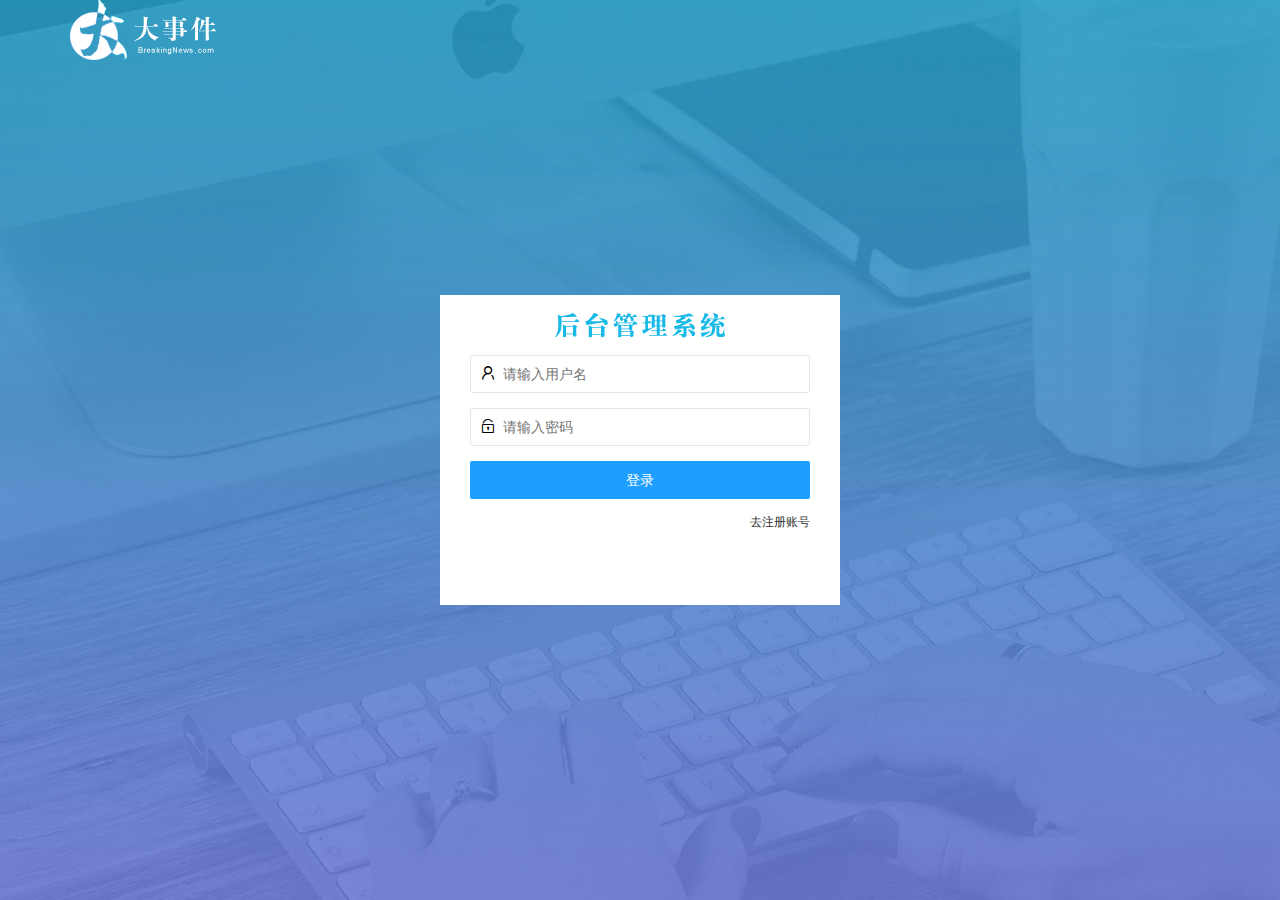
<file: login.html>
<!DOCTYPE html>
<html lang="en">
<head>
    <meta charset="UTF-8">
    <meta http-equiv="X-UA-Compatible" content="IE=edge">
    <meta name="viewport" content="width=device-width, initial-scale=1.0">
    <title>大事件-登录/注册t</title>
    <!-- 导入layui的样式 -->
    <link rel="stylesheet" href="./assets/lib/layui/css/layui.css">
    <!-- 导入自己的样式 -->
    <link rel="stylesheet" href="./assets/css/login.css">
</head>
<body>
    <!-- 头部logo区域 -->
    <div class="layui-main">
        <img src="/assets/images/logo.png" alt=""/>
    </div>

    <!-- 登录注册区域 -->
    <div class="loginAndRegBox">
        <div class="title-box"></div>
        <!-- 登录的div -->
        <div class="login-box">
            <!-- 登录的表单 -->
            <form class="layui-form" id="form_login">
                <!-- 用户名 -->
                <div class="layui-form-item">
                    <i class="layui-icon layui-icon-username"></i> 
                    <input type="text" name="username" lay-verify="required" autocomplete="off" placeholder="请输入用户名" class="layui-input">
                </div>
                <!-- 密码 -->
                <div class="layui-form-item"> 
                    <i class="layui-icon layui-icon-password"></i>  
                    <input type="password" name="password" lay-verify="required|pwd" autocomplete="off" placeholder="请输入密码" class="layui-input">
                </div>
                <!-- 登录按钮 -->
                <div class="layui-form-item">
                    <!-- 注意：表单提交按钮和普通按钮的区别就是lay-submit属性 -->
                    <button type="submit" class="layui-btn layui-btn-fluid layui-btn-normal" lay-submit="">登录</button>
                </div>
                <!-- 去注册 -->
                <div class="layui-form-item links">
                    <a href="javascript:;" id="link_reg">去注册账号</a>
                </div>
            </form>
        </div>

        <!-- 注册的div -->
        <div class="reg-box">
            <!-- 注册的表单 -->
            <form class="layui-form" id="form_reg">
                <!-- 用户名 -->
                <div class="layui-form-item">
                    <i class="layui-icon layui-icon-username"></i> 
                    <input type="text" name="username" lay-verify="required" autocomplete="off" placeholder="请输入用户名" class="layui-input">
                </div>
                <!-- 密码 -->
                <div class="layui-form-item"> 
                    <i class="layui-icon layui-icon-password"></i>  
                    <input type="password" name="password" lay-verify="required|pwd" autocomplete="off" placeholder="请输入密码" class="layui-input">
                </div>
                <!-- 确认密码 -->
                <div class="layui-form-item"> 
                    <i class="layui-icon layui-icon-password"></i>  
                    <input type="password" name="repassword" lay-verify="required|pwd|repwd" autocomplete="off" placeholder="再次确认密码" class="layui-input">
                </div>
                <!-- 注册按钮 -->
                <div class="layui-form-item">
                    <!-- 注意：表单提交按钮和普通按钮的区别就是lay-submit属性 -->
                    <button type="submit" class="layui-btn layui-btn-fluid layui-btn-normal" lay-submit="">注册</button>
                </div>
                <!-- 去登录 -->
                <div class="layui-form-item links">
                    <a href="javascript:;" id="link_login">去登录</a>
                </div>
            </form>
        </div>
    </div>
    <!-- 导入layui的js文件 -->
    <script src="/assets/lib/layui/layui.all.js"></script>
    <!-- 导入JQuery -->
    <script src="/assets/lib/jquery.js"></script>
    <!-- 导入自己封装的baseAPI.js -->
    <script src="/assets/js/baseAPI.js"></script>
    <!-- 导入自己的js脚本 -->
    <script src="/assets/js/login.js"></script>
</body>
</html>
</file>
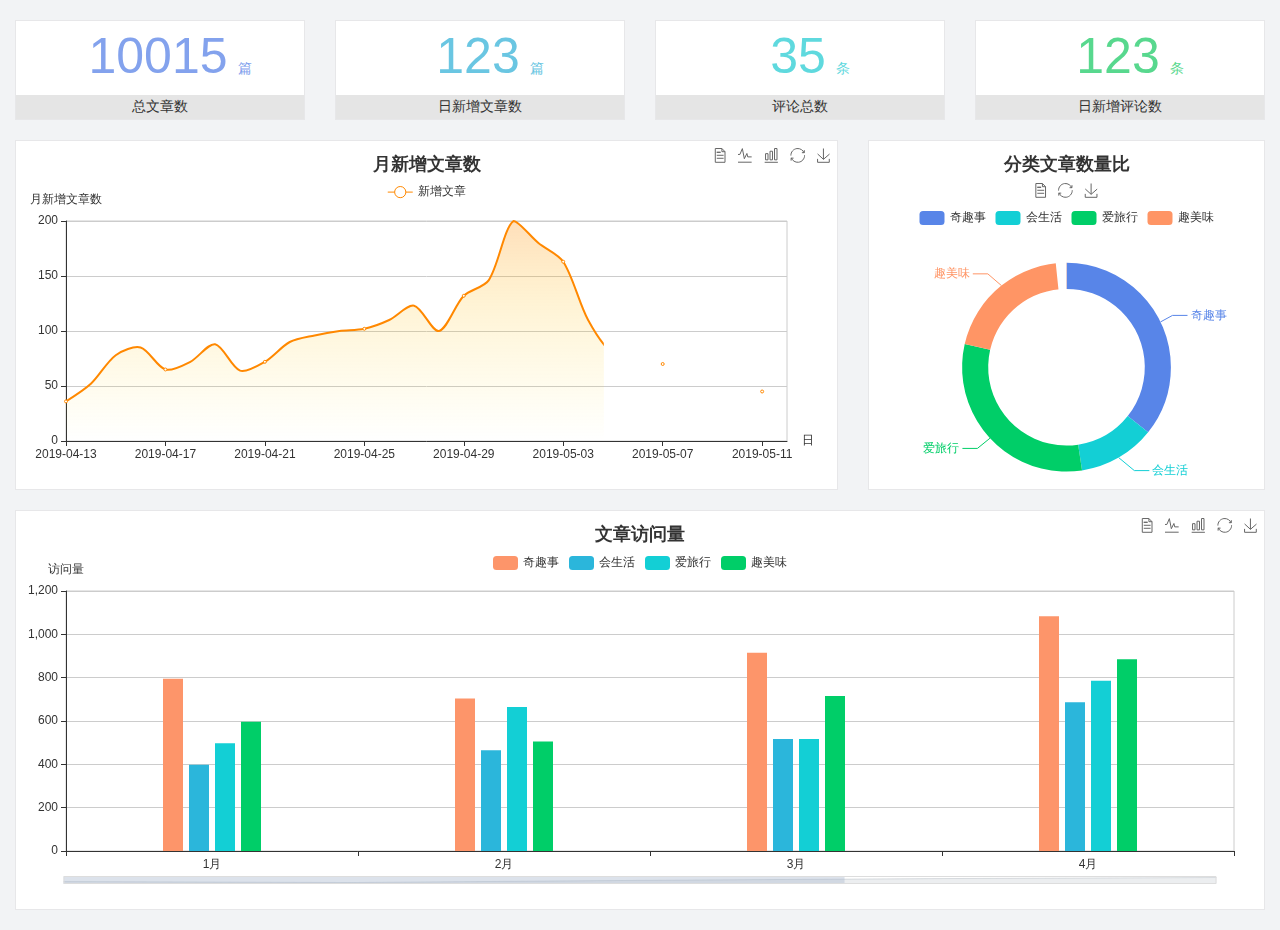
<file: home/dashboard.html>
<!DOCTYPE html>
<html lang="en">

<head>
  <meta charset="UTF-8">
  <meta name="viewport" content="width=device-width, initial-scale=1.0">
  <meta http-equiv="X-UA-Compatible" content="ie=edge">
  <title>图表统计</title>
  <link rel="stylesheet" href="../../assets/lib/bootstrap.css" />
  <link rel="stylesheet" href="../../assets/lib/main.css" />
  <script src="../../assets/lib/jquery.js"></script>
  <script type="text/javascript" src="../../assets/lib/echarts.min.js"></script>
</head>

<body>
  <div class="container-fluid">
    <div class="row spannel_list">
      <div class="col-sm-3 col-xs-6">
        <div class="spannel">
          <em>10015</em><span>篇</span>
          <b>总文章数</b>
        </div>
      </div>
      <div class="col-sm-3 col-xs-6">
        <div class="spannel scolor01">
          <em>123</em><span>篇</span>
          <b>日新增文章数</b>
        </div>
      </div>
      <div class="col-sm-3 col-xs-6">
        <div class="spannel scolor02">
          <em>35</em><span>条</span>
          <b>评论总数</b>
        </div>
      </div>
      <div class="col-sm-3 col-xs-6">
        <div class="spannel scolor03">
          <em>123</em><span>条</span>
          <b>日新增评论数</b>
        </div>
      </div>
    </div>
  </div>

  <div class="container-fluid">
    <div class="row curve-pie">
      <div class="col-lg-8 col-md-8">
        <div class="gragh_pannel" id="curve_show"></div>
      </div>
      <div class="col-lg-4 col-md-4">
        <div class="gragh_pannel" id="pie_show"></div>
      </div>
    </div>
  </div>

  <div class="container-fluid">
    <div class="column_pannel" id="column_show"></div>
  </div>

  <script>
    var oChart = echarts.init(document.getElementById('curve_show'));
    var aList_all = [
      { 'count': 36, 'date': '2019-04-13' },
      { 'count': 52, 'date': '2019-04-14' },
      { 'count': 78, 'date': '2019-04-15' },
      { 'count': 85, 'date': '2019-04-16' },
      { 'count': 65, 'date': '2019-04-17' },
      { 'count': 72, 'date': '2019-04-18' },
      { 'count': 88, 'date': '2019-04-19' },
      { 'count': 64, 'date': '2019-04-20' },
      { 'count': 72, 'date': '2019-04-21' },
      { 'count': 90, 'date': '2019-04-22' },
      { 'count': 96, 'date': '2019-04-23' },
      { 'count': 100, 'date': '2019-04-24' },
      { 'count': 102, 'date': '2019-04-25' },
      { 'count': 110, 'date': '2019-04-26' },
      { 'count': 123, 'date': '2019-04-27' },
      { 'count': 100, 'date': '2019-04-28' },
      { 'count': 132, 'date': '2019-04-29' },
      { 'count': 146, 'date': '2019-04-30' },
      { 'count': 200, 'date': '2019-05-01' },
      { 'count': 180, 'date': '2019-05-02' },
      { 'count': 163, 'date': '2019-05-03' },
      { 'count': 110, 'date': '2019-05-04' },
      { 'count': 80, 'date': '2019-05-05' },
      { 'count': 82, 'date': '2019-05-06' },
      { 'count': 70, 'date': '2019-05-07' },
      { 'count': 65, 'date': '2019-05-08' },
      { 'count': 54, 'date': '2019-05-09' },
      { 'count': 40, 'date': '2019-05-10' },
      { 'count': 45, 'date': '2019-05-11' },
      { 'count': 38, 'date': '2019-05-12' },
    ];

    let aCount = [];
    let aDate = [];

    for (var i = 0; i < aList_all.length; i++) {
      aCount.push(aList_all[i].count);
      aDate.push(aList_all[i].date);
    }

    var chartopt = {
      title: {
        text: '月新增文章数',
        left: 'center',
        top: '10'
      },
      tooltip: {
        trigger: 'axis'
      },
      legend: {
        data: ['新增文章'],
        top: '40'
      },
      toolbox: {
        show: true,
        feature: {
          mark: { show: true },
          dataView: { show: true, readOnly: false },
          magicType: { show: true, type: ['line', 'bar'] },
          restore: { show: true },
          saveAsImage: { show: true }
        }
      },
      calculable: true,
      xAxis: [
        {
          name: '日',
          type: 'category',
          boundaryGap: false,
          data: aDate
        }
      ],
      yAxis: [
        {
          name: '月新增文章数',
          type: 'value'
        }
      ],
      series: [
        {
          name: '新增文章',
          type: 'line',
          smooth: true,
          itemStyle: { normal: { areaStyle: { type: 'default' }, color: '#f80' }, lineStyle: { color: '#f80' } },
          data: aCount
        }],
      areaStyle: {
        normal: {
          color: new echarts.graphic.LinearGradient(0, 0, 0, 1, [{
            offset: 0,
            color: 'rgba(255,136,0,0.39)'
          }, {
            offset: .34,
            color: 'rgba(255,180,0,0.25)'
          }, {
            offset: 1,
            color: 'rgba(255,222,0,0.00)'
          }])

        }
      },
      grid: {
        show: true,
        x: 50,
        x2: 50,
        y: 80,
        height: 220
      }
    };

    oChart.setOption(chartopt);


    var oPie = echarts.init(document.getElementById('pie_show'));
    var oPieopt =
    {
      title: {
        top: 10,
        text: '分类文章数量比',
        x: 'center'
      },
      tooltip: {
        trigger: 'item',
        formatter: "{a} <br/>{b} : {c} ({d}%)"
      },
      color: ['#5885e8', '#13cfd5', '#00ce68', '#ff9565'],
      legend: {
        x: 'center',
        top: 65,
        data: ['奇趣事', '会生活', '爱旅行', '趣美味']
      },
      toolbox: {
        show: true,
        x: 'center',
        top: 35,
        feature: {
          mark: { show: true },
          dataView: { show: true, readOnly: false },
          magicType: {
            show: true,
            type: ['pie', 'funnel'],
            option: {
              funnel: {
                x: '25%',
                width: '50%',
                funnelAlign: 'left',
                max: 1548
              }
            }
          },
          restore: { show: true },
          saveAsImage: { show: true }
        }
      },
      calculable: true,
      series: [
        {
          name: '访问来源',
          type: 'pie',
          radius: ['45%', '60%'],
          center: ['50%', '65%'],
          data: [
            { value: 300, name: '奇趣事' },
            { value: 100, name: '会生活' },
            { value: 260, name: '爱旅行' },
            { value: 180, name: '趣美味' }
          ]
        }
      ]
    };
    oPie.setOption(oPieopt);



    var oColumn = this.echarts.init(document.getElementById('column_show'));
    var oColumnopt =
    {
      title: {
        text: '文章访问量',
        left: 'center',
        top: '10'
      },
      tooltip: {
        trigger: 'axis'
      },
      legend: {
        data: ['奇趣事', '会生活', '爱旅行', '趣美味'],
        top: '40'
      },
      toolbox: {
        show: true,
        feature: {
          mark: { show: true },
          dataView: { show: true, readOnly: false },
          magicType: { show: true, type: ['line', 'bar'] },
          restore: { show: true },
          saveAsImage: { show: true }
        }
      },
      calculable: true,
      xAxis: [
        {
          type: 'category',
          data: ['1月', '2月', '3月', '4月', '5月']
        }
      ],
      yAxis: [
        {
          name: '访问量',
          type: 'value'
        }
      ],
      series: [
        {
          name: '奇趣事',
          type: 'bar',
          barWidth: 20,
          itemStyle: {
            normal: { areaStyle: { type: 'default' }, color: '#fd956a' }
          },
          data: [800, 708, 920, 1090, 1200]
        },
        {
          name: '会生活',
          type: 'bar',
          barWidth: 20,
          itemStyle: {
            normal: { areaStyle: { type: 'default' }, color: '#2bb6db' }
          },
          data: [400, 468, 520, 690, 800]
        },
        {
          name: '爱旅行',
          type: 'bar',
          barWidth: 20,
          itemStyle: {
            normal: { areaStyle: { type: 'default' }, color: '#13cfd5' }
          },
          data: [500, 668, 520, 790, 900]
        },
        {
          name: '趣美味',
          type: 'bar',
          barWidth: 20,
          itemStyle: {
            normal: { areaStyle: { type: 'default' }, color: '#00ce68' }
          },
          data: [600, 508, 720, 890, 1000]
        }
      ],
      grid: {
        show: true,
        x: 50,
        x2: 30,
        y: 80,
        height: 260
      },
      dataZoom: [//给x轴设置滚动条
        {
          start: 0,//默认为0
          end: 100 - 1000 / 31,//默认为100
          type: 'slider',
          show: true,
          xAxisIndex: [0],
          handleSize: 0,//滑动条的 左右2个滑动条的大小
          height: 8,//组件高度
          left: 45, //左边的距离
          right: 50,//右边的距离
          bottom: 26,//右边的距离
          handleColor: '#ddd',//h滑动图标的颜色
          handleStyle: {
            borderColor: "#cacaca",
            borderWidth: "1",
            shadowBlur: 2,
            background: "#ddd",
            shadowColor: "#ddd",
          }
        }]
    };
    oColumn.setOption(oColumnopt);
  </script>
</body>

</html>
</file>
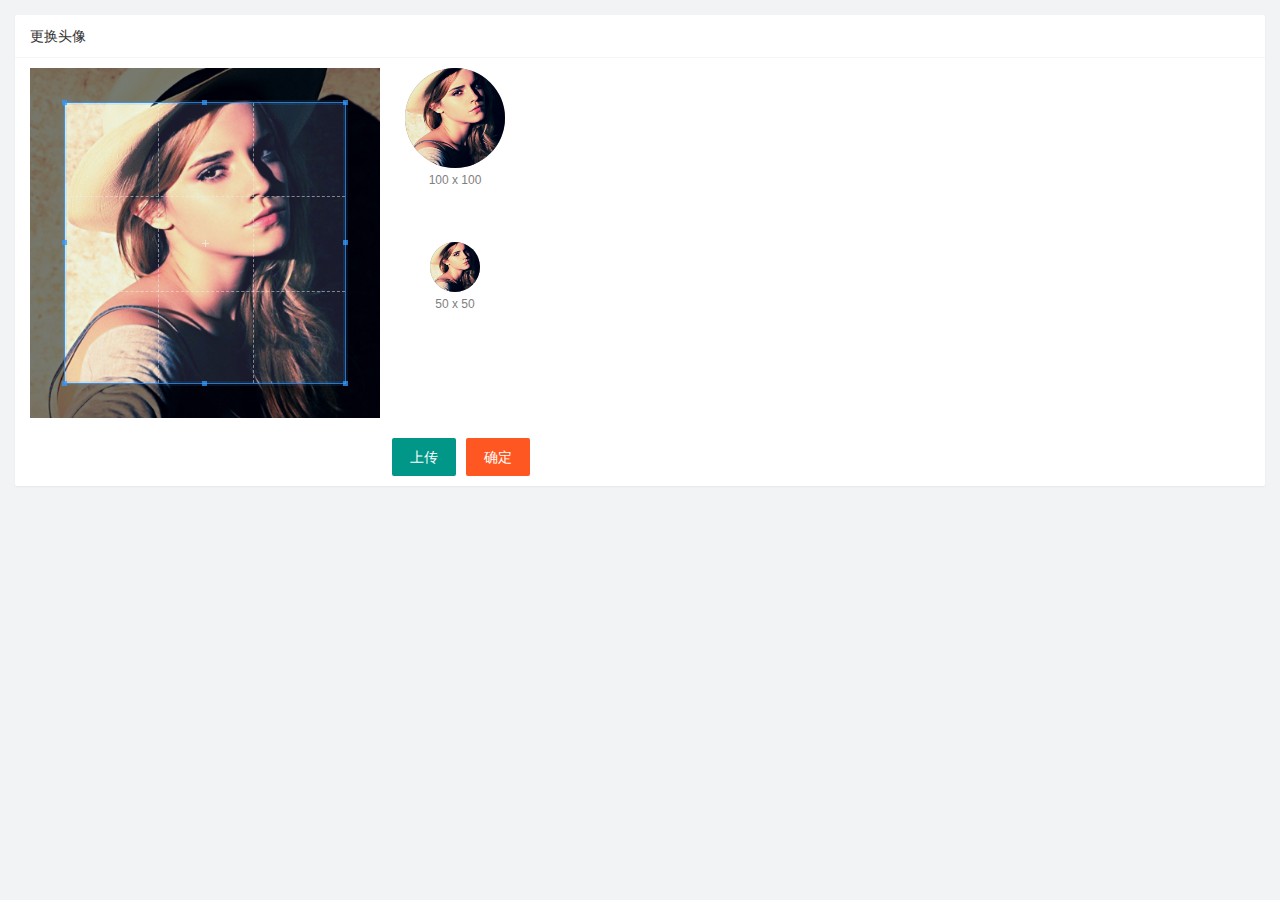
<file: user/user_avatar.html>
<!DOCTYPE html>
<html lang="en">
<head>
    <meta charset="UTF-8">
    <meta http-equiv="X-UA-Compatible" content="IE=edge">
    <meta name="viewport" content="width=device-width, initial-scale=1.0">
    <title>Document</title>
    <link rel="stylesheet" href="/assets/lib/layui/css/layui.css">
    <link rel="stylesheet" href="/assets/lib/cropper/cropper.css">
    <link rel="stylesheet" href="/assets/css/user/user_avatar.css">

</head>
<body>
    <div class="layui-card">
        <div class="layui-card-header">更换头像</div>
        <div class="layui-card-body">
            <!-- 第一行的图片裁剪和预览区域 -->
            <div class="row1">
                <!-- 图片裁剪区域 -->
                <div class="cropper-box">
                <!-- 这个 img 标签很重要，将来会把它初始化为裁剪区域 -->
                <img id="image" src="/assets/images/sample.jpg" />
                </div>
                <!-- 图片的预览区域 -->
                <div class="preview-box">
                <div>
                    <!-- 宽高为 100px 的预览区域 -->
                    <div class="img-preview w100"></div>
                    <p class="size">100 x 100</p>
                </div>
                <div>
                    <!-- 宽高为 50px 的预览区域 -->
                    <div class="img-preview w50"></div>
                    <p class="size">50 x 50</p>
                </div>
                </div>
            </div>
            
            <!-- 第二行的按钮区域 -->
            <div class="row2">
                <!-- 通过accept属性，可以控制用户选择什么类型的图片 -->
                <input type="file" id="file" accept="image/png,image/jpeg"/>
                <button type="button" class="layui-btn" id="btnChooseImage">上传</button>
                <button type="button" class="layui-btn layui-btn-danger" id="btnUpload">确定</button>
            </div>
        </div>
    </div>
    <script src="/assets/lib/layui/layui.all.js"></script>
    <script src="/assets/lib/jquery.js"></script>
    <script src="/assets/lib/cropper/Cropper.js"></script>
    <script src="/assets/lib/cropper/jquery-cropper.js"></script>
    <script src="/assets/js/baseAPI.js"></script>
    <script src="/assets/js/user/user_avatar.js"></script>
</body>
</html>
</file>
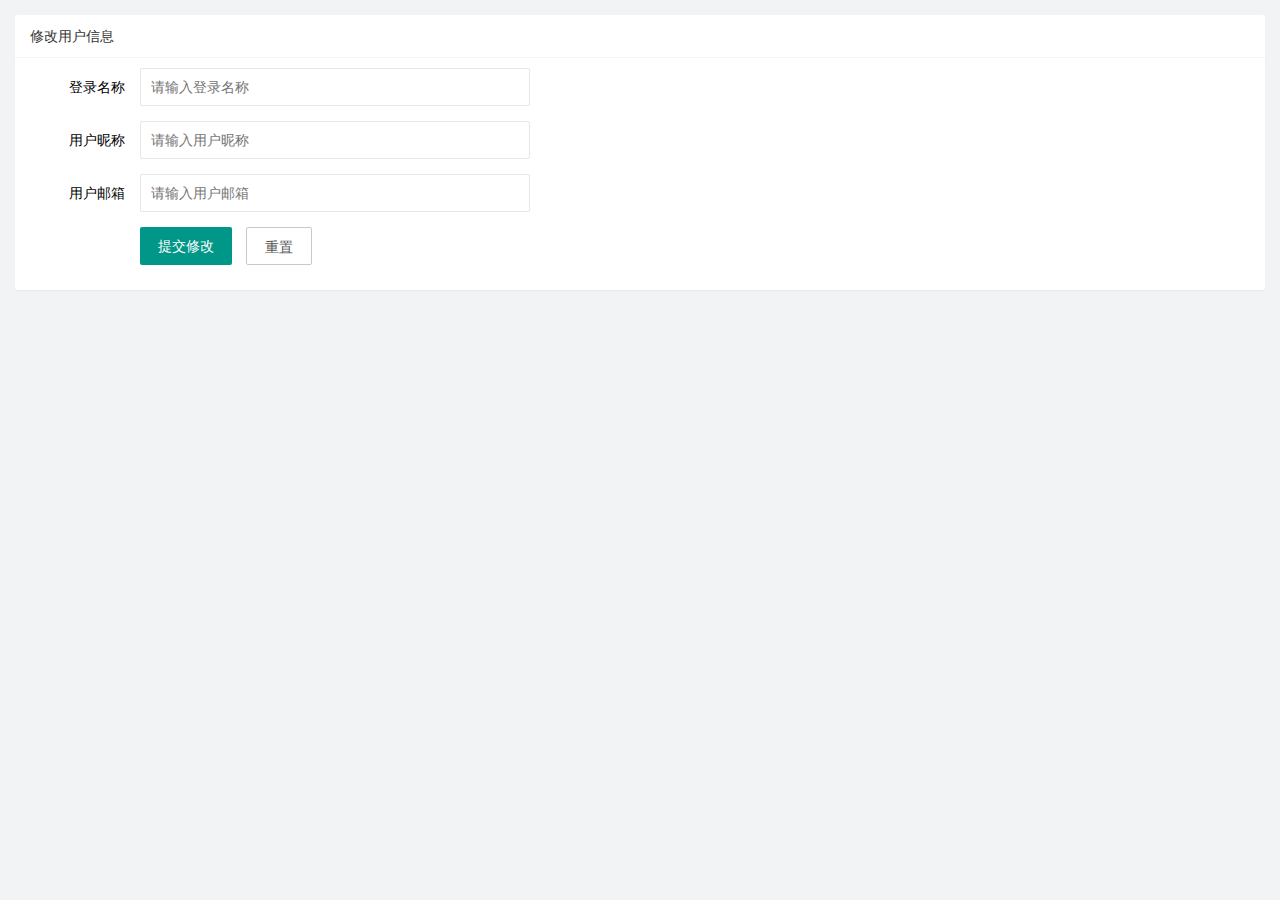
<file: user/user_info.html>
<!DOCTYPE html>
<html lang="en">
<head>
    <meta charset="UTF-8">
    <meta http-equiv="X-UA-Compatible" content="IE=edge">
    <meta name="viewport" content="width=device-width, initial-scale=1.0">
    <title>Document</title>
    <!-- 导入layui的样式 -->
    <link rel="stylesheet" href="/assets/lib/layui/css/layui.css">
    <!-- 导入自己的样式 -->
    <link rel="stylesheet" href="/assets/css/user/user_info.css">
</head>
<body>
    <!-- 卡片面板 -->
    <div class="layui-card">
        <div class="layui-card-header">修改用户信息</div>
        <div class="layui-card-body">
          <!-- form 表单 -->
        <form class="layui-form" lay-filter="formUserInfo">
          <!-- 隐藏域 -->
          <input type="hidden" name="id" />
          <div class="layui-form-item">
            <label class="layui-form-label">登录名称</label>
            <div class="layui-input-block">
              <input type="text" name="username" required  lay-verify="required" placeholder="请输入登录名称" autocomplete="off" class="layui-input" readonly>
            </div>
          </div>
          <div class="layui-form-item">
            <label class="layui-form-label">用户昵称</label>
            <div class="layui-input-block">
              <input type="text" name="nickname" required  lay-verify="required|nickname" placeholder="请输入用户昵称" autocomplete="off" class="layui-input">
            </div>
          </div>
          <div class="layui-form-item">
            <label class="layui-form-label">用户邮箱</label>
            <div class="layui-input-block">
              <input type="text" name="email" required  lay-verify="required|email" placeholder="请输入用户邮箱" autocomplete="off" class="layui-input">
            </div>
          </div>
          <div class="layui-form-item">
            <div class="layui-input-block">
              <button class="layui-btn" lay-submit lay-filter="formDemo">提交修改</button>
              <button type="reset" class="layui-btn layui-btn-primary" id="btnReset">重置</button>
            </div>
          </div>
          </form>
        </div>
      </div>
    <!-- 导入layui的js文件 -->
    <script src="/assets/lib/layui/layui.all.js"></script>
    <!-- 导入JQuery -->
    <script src="/assets/lib/jquery.js"></script>
    <!-- 导入baseAPI -->
    <script src="/assets/js/baseAPI.js"></script>
    <!-- 导入自己的js -->
    <script src="/assets/js/user/user_info.js"></script>
</body>
</html>
</file>
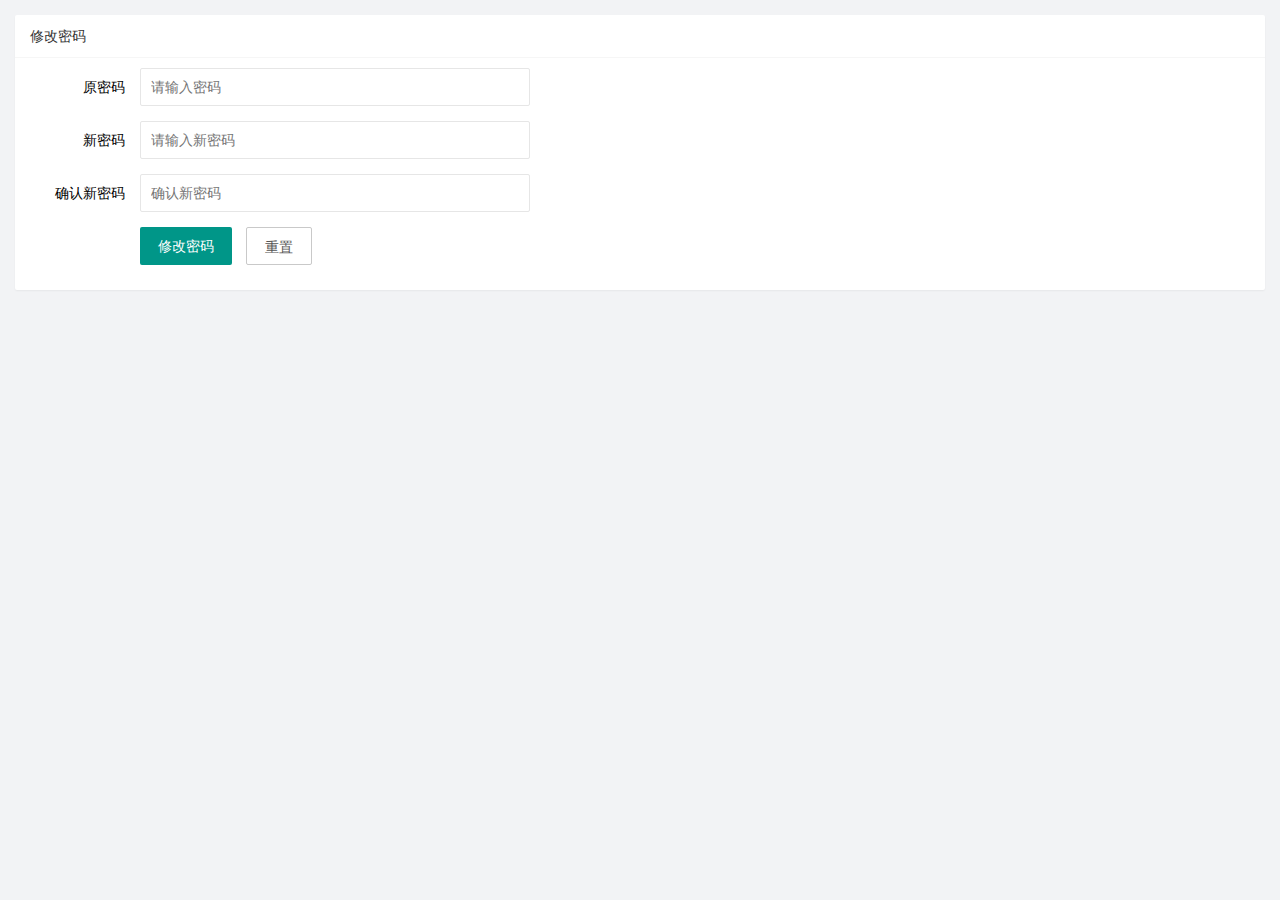
<file: user/user_pwd.html>
<!DOCTYPE html>
<html lang="en">
<head>
    <meta charset="UTF-8">
    <meta http-equiv="X-UA-Compatible" content="IE=edge">
    <meta name="viewport" content="width=device-width, initial-scale=1.0">
    <title>Document</title>
    <link rel="stylesheet" href="/assets/lib/layui/css/layui.css">
    <link rel="stylesheet" href="/assets/css/user/user_pwd.css">

</head>
<body>
    <!-- 卡片面板 -->
    <div class="layui-card">
        <div class="layui-card-header">修改密码</div>
        <div class="layui-card-body">
            <form class="layui-form" >
              <div class="layui-form-item">
                <label class="layui-form-label">原密码</label>
                <div class="layui-input-block">
                  <input type="password" name="oldPwd" required  lay-verify="required|pwd" placeholder="请输入密码" autocomplete="off" class="layui-input">
                </div>
              </div>
              <div class="layui-form-item">
                <label class="layui-form-label">新密码</label>
                <div class="layui-input-block">
                  <input type="password" name="newPwd" required  lay-verify="required|pwd|samePwd" placeholder="请输入新密码" autocomplete="off" class="layui-input">
                </div>
              </div>
              <div class="layui-form-item">
                <label class="layui-form-label">确认新密码</label>
                <div class="layui-input-block">
                  <input type="password" name="rePwd" required  lay-verify="required|pwd|rePwd" placeholder="确认新密码" autocomplete="off" class="layui-input">
                </div>
              </div>
              <div class="layui-form-item">
                <div class="layui-input-block">
                  <button class="layui-btn" lay-submit lay-filter="formDemo">修改密码</button>
                  <button type="reset" class="layui-btn layui-btn-primary">重置</button>
                </div>
              </div>
            </form>
        </div>
      </div>
    <!-- 导入layui的js文件 -->
    <script src="/assets/lib/layui/layui.all.js"></script>
    <!-- 导入JQuery -->
    <script src="/assets/lib/jquery.js"></script>
    <!-- 导入baseAPI -->
    <script src="/assets/js/baseAPI.js"></script>
    <!-- 导入自己的js -->
    <script src="/assets/js/user/user_pwd.js"></script>
</body>
</html>
</file>
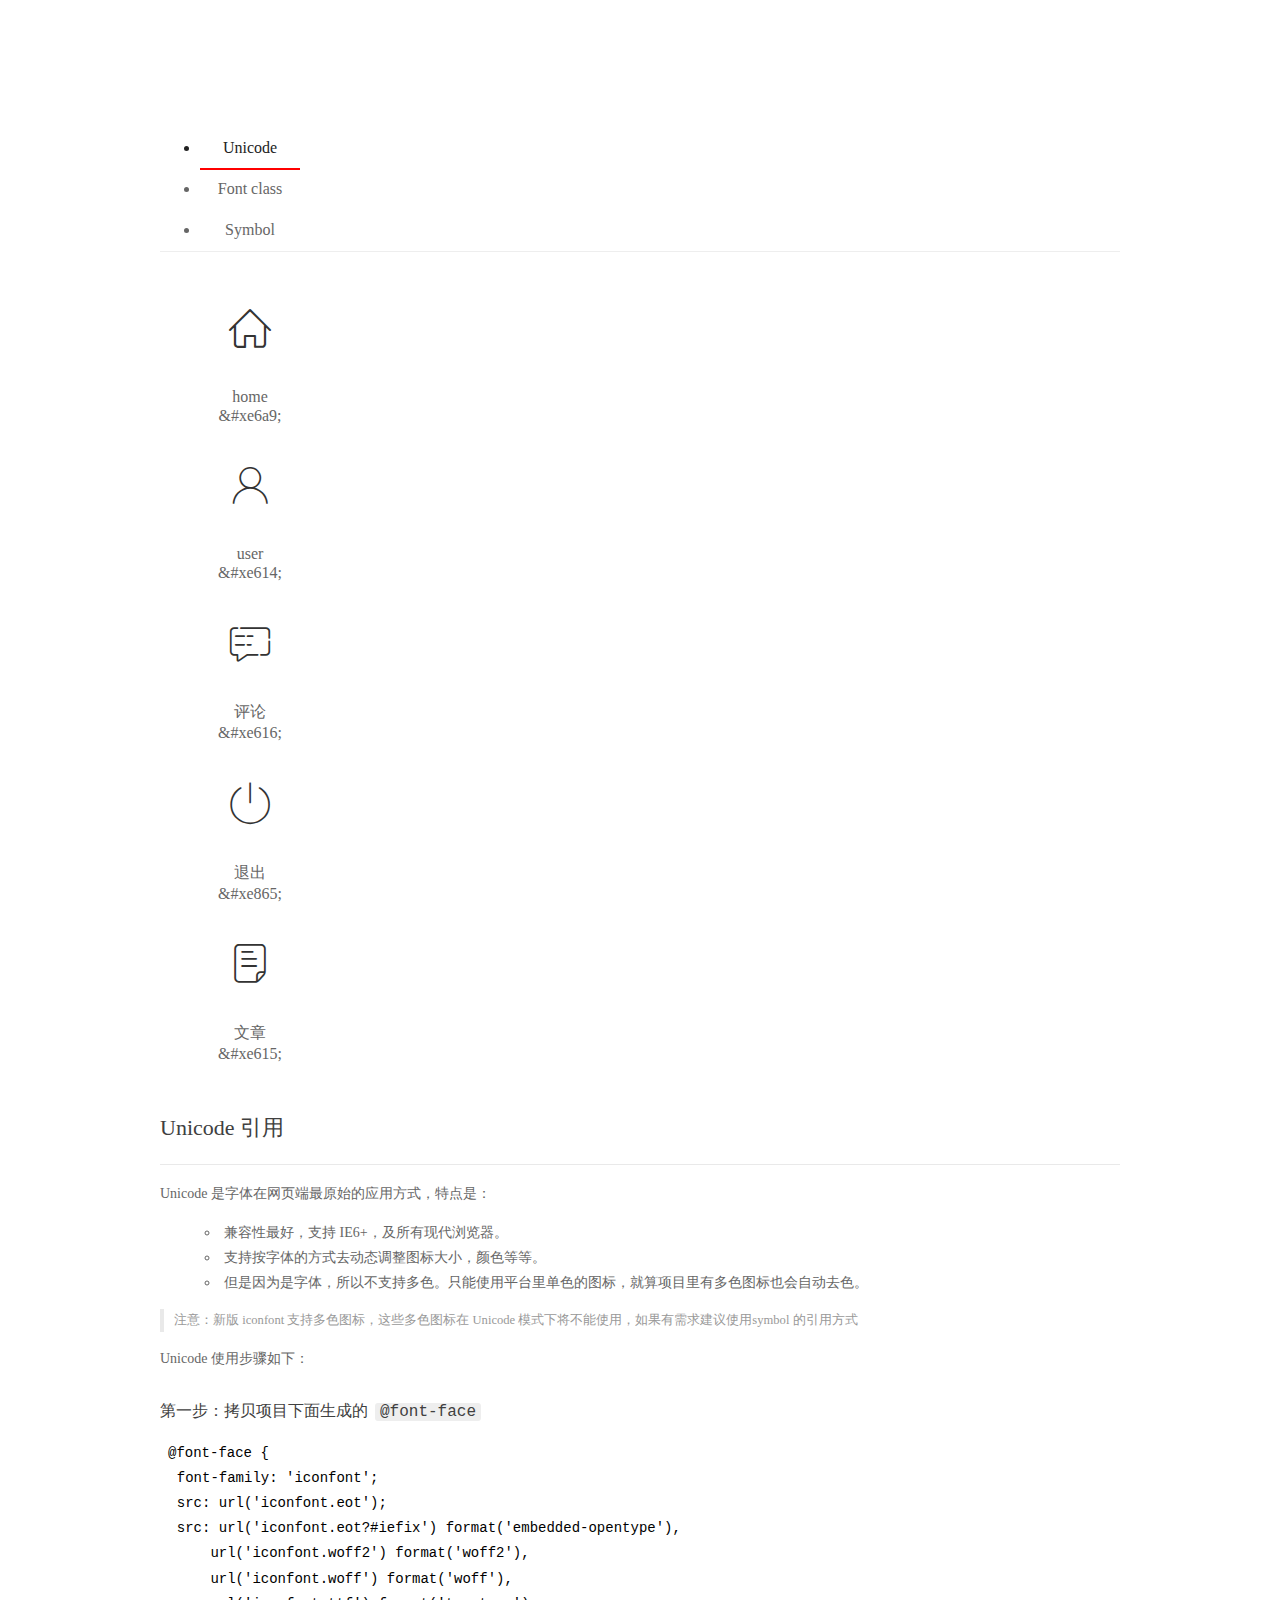
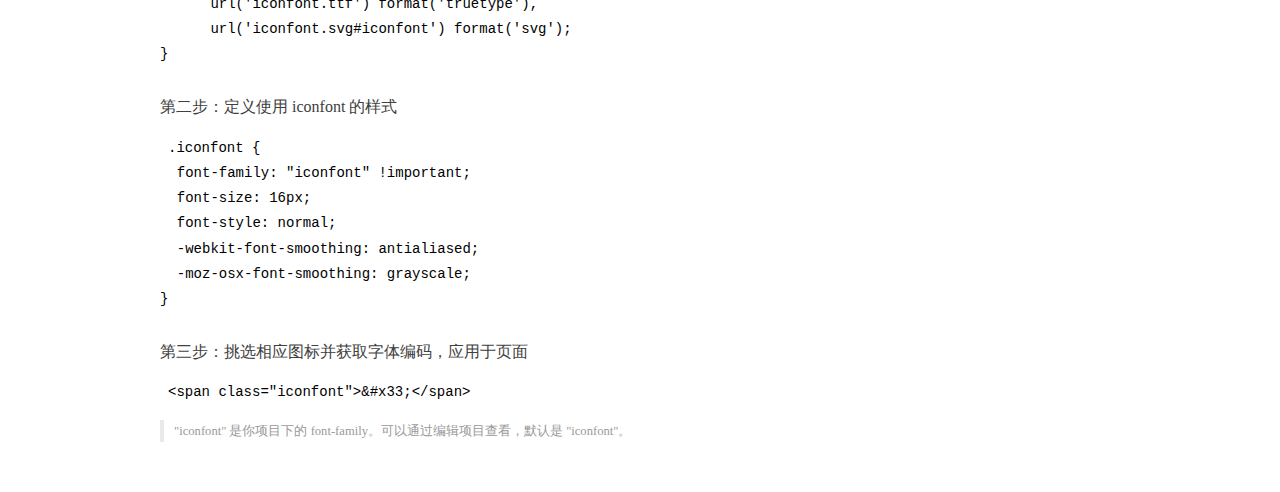
<file: assets/fonts/demo_index.html>
<!DOCTYPE html>
<html>
<head>
  <meta charset="utf-8"/>
  <title>IconFont Demo</title>
  <link rel="shortcut icon" href="https://gtms04.alicdn.com/tps/i4/TB1_oz6GVXXXXaFXpXXJDFnIXXX-64-64.ico" type="image/x-icon"/>
  <link rel="stylesheet" href="https://g.alicdn.com/thx/cube/1.3.2/cube.min.css">
  <link rel="stylesheet" href="demo.css">
  <link rel="stylesheet" href="iconfont.css">
  <script src="iconfont.js"></script>
  <!-- jQuery -->
  <script src="https://a1.alicdn.com/oss/uploads/2018/12/26/7bfddb60-08e8-11e9-9b04-53e73bb6408b.js"></script>
  <!-- 代码高亮 -->
  <script src="https://a1.alicdn.com/oss/uploads/2018/12/26/a3f714d0-08e6-11e9-8a15-ebf944d7534c.js"></script>
</head>
<body>
  <div class="main">
    <h1 class="logo"><a href="https://www.iconfont.cn/" title="iconfont 首页" target="_blank">&#xe86b;</a></h1>
    <div class="nav-tabs">
      <ul id="tabs" class="dib-box">
        <li class="dib active"><span>Unicode</span></li>
        <li class="dib"><span>Font class</span></li>
        <li class="dib"><span>Symbol</span></li>
      </ul>
      
    </div>
    <div class="tab-container">
      <div class="content unicode" style="display: block;">
          <ul class="icon_lists dib-box">
          
            <li class="dib">
              <span class="icon iconfont">&#xe6a9;</span>
                <div class="name">home</div>
                <div class="code-name">&amp;#xe6a9;</div>
              </li>
          
            <li class="dib">
              <span class="icon iconfont">&#xe614;</span>
                <div class="name">user</div>
                <div class="code-name">&amp;#xe614;</div>
              </li>
          
            <li class="dib">
              <span class="icon iconfont">&#xe616;</span>
                <div class="name">评论</div>
                <div class="code-name">&amp;#xe616;</div>
              </li>
          
            <li class="dib">
              <span class="icon iconfont">&#xe865;</span>
                <div class="name">退出</div>
                <div class="code-name">&amp;#xe865;</div>
              </li>
          
            <li class="dib">
              <span class="icon iconfont">&#xe615;</span>
                <div class="name">文章</div>
                <div class="code-name">&amp;#xe615;</div>
              </li>
          
          </ul>
          <div class="article markdown">
          <h2 id="unicode-">Unicode 引用</h2>
          <hr>

          <p>Unicode 是字体在网页端最原始的应用方式，特点是：</p>
          <ul>
            <li>兼容性最好，支持 IE6+，及所有现代浏览器。</li>
            <li>支持按字体的方式去动态调整图标大小，颜色等等。</li>
            <li>但是因为是字体，所以不支持多色。只能使用平台里单色的图标，就算项目里有多色图标也会自动去色。</li>
          </ul>
          <blockquote>
            <p>注意：新版 iconfont 支持多色图标，这些多色图标在 Unicode 模式下将不能使用，如果有需求建议使用symbol 的引用方式</p>
          </blockquote>
          <p>Unicode 使用步骤如下：</p>
          <h3 id="-font-face">第一步：拷贝项目下面生成的 <code>@font-face</code></h3>
<pre><code class="language-css"
>@font-face {
  font-family: 'iconfont';
  src: url('iconfont.eot');
  src: url('iconfont.eot?#iefix') format('embedded-opentype'),
      url('iconfont.woff2') format('woff2'),
      url('iconfont.woff') format('woff'),
      url('iconfont.ttf') format('truetype'),
      url('iconfont.svg#iconfont') format('svg');
}
</code></pre>
          <h3 id="-iconfont-">第二步：定义使用 iconfont 的样式</h3>
<pre><code class="language-css"
>.iconfont {
  font-family: "iconfont" !important;
  font-size: 16px;
  font-style: normal;
  -webkit-font-smoothing: antialiased;
  -moz-osx-font-smoothing: grayscale;
}
</code></pre>
          <h3 id="-">第三步：挑选相应图标并获取字体编码，应用于页面</h3>
<pre>
<code class="language-html"
>&lt;span class="iconfont"&gt;&amp;#x33;&lt;/span&gt;
</code></pre>
          <blockquote>
            <p>"iconfont" 是你项目下的 font-family。可以通过编辑项目查看，默认是 "iconfont"。</p>
          </blockquote>
          </div>
      </div>
      <div class="content font-class">
        <ul class="icon_lists dib-box">
          
          <li class="dib">
            <span class="icon iconfont icon-home"></span>
            <div class="name">
              home
            </div>
            <div class="code-name">.icon-home
            </div>
          </li>
          
          <li class="dib">
            <span class="icon iconfont icon-user"></span>
            <div class="name">
              user
            </div>
            <div class="code-name">.icon-user
            </div>
          </li>
          
          <li class="dib">
            <span class="icon iconfont icon-pinglun"></span>
            <div class="name">
              评论
            </div>
            <div class="code-name">.icon-pinglun
            </div>
          </li>
          
          <li class="dib">
            <span class="icon iconfont icon-tuichu"></span>
            <div class="name">
              退出
            </div>
            <div class="code-name">.icon-tuichu
            </div>
          </li>
          
          <li class="dib">
            <span class="icon iconfont icon-16"></span>
            <div class="name">
              文章
            </div>
            <div class="code-name">.icon-16
            </div>
          </li>
          
        </ul>
        <div class="article markdown">
        <h2 id="font-class-">font-class 引用</h2>
        <hr>

        <p>font-class 是 Unicode 使用方式的一种变种，主要是解决 Unicode 书写不直观，语意不明确的问题。</p>
        <p>与 Unicode 使用方式相比，具有如下特点：</p>
        <ul>
          <li>兼容性良好，支持 IE8+，及所有现代浏览器。</li>
          <li>相比于 Unicode 语意明确，书写更直观。可以很容易分辨这个 icon 是什么。</li>
          <li>因为使用 class 来定义图标，所以当要替换图标时，只需要修改 class 里面的 Unicode 引用。</li>
          <li>不过因为本质上还是使用的字体，所以多色图标还是不支持的。</li>
        </ul>
        <p>使用步骤如下：</p>
        <h3 id="-fontclass-">第一步：引入项目下面生成的 fontclass 代码：</h3>
<pre><code class="language-html">&lt;link rel="stylesheet" href="./iconfont.css"&gt;
</code></pre>
        <h3 id="-">第二步：挑选相应图标并获取类名，应用于页面：</h3>
<pre><code class="language-html">&lt;span class="iconfont icon-xxx"&gt;&lt;/span&gt;
</code></pre>
        <blockquote>
          <p>"
            iconfont" 是你项目下的 font-family。可以通过编辑项目查看，默认是 "iconfont"。</p>
        </blockquote>
      </div>
      </div>
      <div class="content symbol">
          <ul class="icon_lists dib-box">
          
            <li class="dib">
                <svg class="icon svg-icon" aria-hidden="true">
                  <use xlink:href="#icon-home"></use>
                </svg>
                <div class="name">home</div>
                <div class="code-name">#icon-home</div>
            </li>
          
            <li class="dib">
                <svg class="icon svg-icon" aria-hidden="true">
                  <use xlink:href="#icon-user"></use>
                </svg>
                <div class="name">user</div>
                <div class="code-name">#icon-user</div>
            </li>
          
            <li class="dib">
                <svg class="icon svg-icon" aria-hidden="true">
                  <use xlink:href="#icon-pinglun"></use>
                </svg>
                <div class="name">评论</div>
                <div class="code-name">#icon-pinglun</div>
            </li>
          
            <li class="dib">
                <svg class="icon svg-icon" aria-hidden="true">
                  <use xlink:href="#icon-tuichu"></use>
                </svg>
                <div class="name">退出</div>
                <div class="code-name">#icon-tuichu</div>
            </li>
          
            <li class="dib">
                <svg class="icon svg-icon" aria-hidden="true">
                  <use xlink:href="#icon-16"></use>
                </svg>
                <div class="name">文章</div>
                <div class="code-name">#icon-16</div>
            </li>
          
          </ul>
          <div class="article markdown">
          <h2 id="symbol-">Symbol 引用</h2>
          <hr>

          <p>这是一种全新的使用方式，应该说这才是未来的主流，也是平台目前推荐的用法。相关介绍可以参考这篇<a href="">文章</a>
            这种用法其实是做了一个 SVG 的集合，与另外两种相比具有如下特点：</p>
          <ul>
            <li>支持多色图标了，不再受单色限制。</li>
            <li>通过一些技巧，支持像字体那样，通过 <code>font-size</code>, <code>color</code> 来调整样式。</li>
            <li>兼容性较差，支持 IE9+，及现代浏览器。</li>
            <li>浏览器渲染 SVG 的性能一般，还不如 png。</li>
          </ul>
          <p>使用步骤如下：</p>
          <h3 id="-symbol-">第一步：引入项目下面生成的 symbol 代码：</h3>
<pre><code class="language-html">&lt;script src="./iconfont.js"&gt;&lt;/script&gt;
</code></pre>
          <h3 id="-css-">第二步：加入通用 CSS 代码（引入一次就行）：</h3>
<pre><code class="language-html">&lt;style&gt;
.icon {
  width: 1em;
  height: 1em;
  vertical-align: -0.15em;
  fill: currentColor;
  overflow: hidden;
}
&lt;/style&gt;
</code></pre>
          <h3 id="-">第三步：挑选相应图标并获取类名，应用于页面：</h3>
<pre><code class="language-html">&lt;svg class="icon" aria-hidden="true"&gt;
  &lt;use xlink:href="#icon-xxx"&gt;&lt;/use&gt;
&lt;/svg&gt;
</code></pre>
          </div>
      </div>

    </div>
  </div>
  <script>
  $(document).ready(function () {
      $('.tab-container .content:first').show()

      $('#tabs li').click(function (e) {
        var tabContent = $('.tab-container .content')
        var index = $(this).index()

        if ($(this).hasClass('active')) {
          return
        } else {
          $('#tabs li').removeClass('active')
          $(this).addClass('active')

          tabContent.hide().eq(index).fadeIn()
        }
      })
    })
  </script>
</body>
</html>
</file>
<file: assets/lib/layui/css/layui.css>
/** layui-v2.5.5 MIT License By https://www.layui.com */
 .layui-inline,img{display:inline-block;vertical-align:middle}h1,h2,h3,h4,h5,h6{font-weight:400}.layui-edge,.layui-header,.layui-inline,.layui-main{position:relative}.layui-body,.layui-edge,.layui-elip{overflow:hidden}.layui-btn,.layui-edge,.layui-inline,img{vertical-align:middle}.layui-btn,.layui-disabled,.layui-icon,.layui-unselect{-moz-user-select:none;-webkit-user-select:none;-ms-user-select:none}.layui-elip,.layui-form-checkbox span,.layui-form-pane .layui-form-label{text-overflow:ellipsis;white-space:nowrap}.layui-breadcrumb,.layui-tree-btnGroup{visibility:hidden}blockquote,body,button,dd,div,dl,dt,form,h1,h2,h3,h4,h5,h6,input,li,ol,p,pre,td,textarea,th,ul{margin:0;padding:0;-webkit-tap-highlight-color:rgba(0,0,0,0)}a:active,a:hover{outline:0}img{border:none}li{list-style:none}table{border-collapse:collapse;border-spacing:0}h4,h5,h6{font-size:100%}button,input,optgroup,option,select,textarea{font-family:inherit;font-size:inherit;font-style:inherit;font-weight:inherit;outline:0}pre{white-space:pre-wrap;white-space:-moz-pre-wrap;white-space:-pre-wrap;white-space:-o-pre-wrap;word-wrap:break-word}body{line-height:24px;font:14px Helvetica Neue,Helvetica,PingFang SC,Tahoma,Arial,sans-serif}hr{height:1px;margin:10px 0;border:0;clear:both}a{color:#333;text-decoration:none}a:hover{color:#777}a cite{font-style:normal;*cursor:pointer}.layui-border-box,.layui-border-box *{box-sizing:border-box}.layui-box,.layui-box *{box-sizing:content-box}.layui-clear{clear:both;*zoom:1}.layui-clear:after{content:'\20';clear:both;*zoom:1;display:block;height:0}.layui-inline{*display:inline;*zoom:1}.layui-edge{display:inline-block;width:0;height:0;border-width:6px;border-style:dashed;border-color:transparent}.layui-edge-top{top:-4px;border-bottom-color:#999;border-bottom-style:solid}.layui-edge-right{border-left-color:#999;border-left-style:solid}.layui-edge-bottom{top:2px;border-top-color:#999;border-top-style:solid}.layui-edge-left{border-right-color:#999;border-right-style:solid}.layui-disabled,.layui-disabled:hover{color:#d2d2d2!important;cursor:not-allowed!important}.layui-circle{border-radius:100%}.layui-show{display:block!important}.layui-hide{display:none!important}@font-face{font-family:layui-icon;src:url(../font/iconfont.eot?v=250);src:url(../font/iconfont.eot?v=250#iefix) format('embedded-opentype'),url(../font/iconfont.woff2?v=250) format('woff2'),url(../font/iconfont.woff?v=250) format('woff'),url(../font/iconfont.ttf?v=250) format('truetype'),url(../font/iconfont.svg?v=250#layui-icon) format('svg')}.layui-icon{font-family:layui-icon!important;font-size:16px;font-style:normal;-webkit-font-smoothing:antialiased;-moz-osx-font-smoothing:grayscale}.layui-icon-reply-fill:before{content:"\e611"}.layui-icon-set-fill:before{content:"\e614"}.layui-icon-menu-fill:before{content:"\e60f"}.layui-icon-search:before{content:"\e615"}.layui-icon-share:before{content:"\e641"}.layui-icon-set-sm:before{content:"\e620"}.layui-icon-engine:before{content:"\e628"}.layui-icon-close:before{content:"\1006"}.layui-icon-close-fill:before{content:"\1007"}.layui-icon-chart-screen:before{content:"\e629"}.layui-icon-star:before{content:"\e600"}.layui-icon-circle-dot:before{content:"\e617"}.layui-icon-chat:before{content:"\e606"}.layui-icon-release:before{content:"\e609"}.layui-icon-list:before{content:"\e60a"}.layui-icon-chart:before{content:"\e62c"}.layui-icon-ok-circle:before{content:"\1005"}.layui-icon-layim-theme:before{content:"\e61b"}.layui-icon-table:before{content:"\e62d"}.layui-icon-right:before{content:"\e602"}.layui-icon-left:before{content:"\e603"}.layui-icon-cart-simple:before{content:"\e698"}.layui-icon-face-cry:before{content:"\e69c"}.layui-icon-face-smile:before{content:"\e6af"}.layui-icon-survey:before{content:"\e6b2"}.layui-icon-tree:before{content:"\e62e"}.layui-icon-upload-circle:before{content:"\e62f"}.layui-icon-add-circle:before{content:"\e61f"}.layui-icon-download-circle:before{content:"\e601"}.layui-icon-templeate-1:before{content:"\e630"}.layui-icon-util:before{content:"\e631"}.layui-icon-face-surprised:before{content:"\e664"}.layui-icon-edit:before{content:"\e642"}.layui-icon-speaker:before{content:"\e645"}.layui-icon-down:before{content:"\e61a"}.layui-icon-file:before{content:"\e621"}.layui-icon-layouts:before{content:"\e632"}.layui-icon-rate-half:before{content:"\e6c9"}.layui-icon-add-circle-fine:before{content:"\e608"}.layui-icon-prev-circle:before{content:"\e633"}.layui-icon-read:before{content:"\e705"}.layui-icon-404:before{content:"\e61c"}.layui-icon-carousel:before{content:"\e634"}.layui-icon-help:before{content:"\e607"}.layui-icon-code-circle:before{content:"\e635"}.layui-icon-water:before{content:"\e636"}.layui-icon-username:before{content:"\e66f"}.layui-icon-find-fill:before{content:"\e670"}.layui-icon-about:before{content:"\e60b"}.layui-icon-location:before{content:"\e715"}.layui-icon-up:before{content:"\e619"}.layui-icon-pause:before{content:"\e651"}.layui-icon-date:before{content:"\e637"}.layui-icon-layim-uploadfile:before{content:"\e61d"}.layui-icon-delete:before{content:"\e640"}.layui-icon-play:before{content:"\e652"}.layui-icon-top:before{content:"\e604"}.layui-icon-friends:before{content:"\e612"}.layui-icon-refresh-3:before{content:"\e9aa"}.layui-icon-ok:before{content:"\e605"}.layui-icon-layer:before{content:"\e638"}.layui-icon-face-smile-fine:before{content:"\e60c"}.layui-icon-dollar:before{content:"\e659"}.layui-icon-group:before{content:"\e613"}.layui-icon-layim-download:before{content:"\e61e"}.layui-icon-picture-fine:before{content:"\e60d"}.layui-icon-link:before{content:"\e64c"}.layui-icon-diamond:before{content:"\e735"}.layui-icon-log:before{content:"\e60e"}.layui-icon-rate-solid:before{content:"\e67a"}.layui-icon-fonts-del:before{content:"\e64f"}.layui-icon-unlink:before{content:"\e64d"}.layui-icon-fonts-clear:before{content:"\e639"}.layui-icon-triangle-r:before{content:"\e623"}.layui-icon-circle:before{content:"\e63f"}.layui-icon-radio:before{content:"\e643"}.layui-icon-align-center:before{content:"\e647"}.layui-icon-align-right:before{content:"\e648"}.layui-icon-align-left:before{content:"\e649"}.layui-icon-loading-1:before{content:"\e63e"}.layui-icon-return:before{content:"\e65c"}.layui-icon-fonts-strong:before{content:"\e62b"}.layui-icon-upload:before{content:"\e67c"}.layui-icon-dialogue:before{content:"\e63a"}.layui-icon-video:before{content:"\e6ed"}.layui-icon-headset:before{content:"\e6fc"}.layui-icon-cellphone-fine:before{content:"\e63b"}.layui-icon-add-1:before{content:"\e654"}.layui-icon-face-smile-b:before{content:"\e650"}.layui-icon-fonts-html:before{content:"\e64b"}.layui-icon-form:before{content:"\e63c"}.layui-icon-cart:before{content:"\e657"}.layui-icon-camera-fill:before{content:"\e65d"}.layui-icon-tabs:before{content:"\e62a"}.layui-icon-fonts-code:before{content:"\e64e"}.layui-icon-fire:before{content:"\e756"}.layui-icon-set:before{content:"\e716"}.layui-icon-fonts-u:before{content:"\e646"}.layui-icon-triangle-d:before{content:"\e625"}.layui-icon-tips:before{content:"\e702"}.layui-icon-picture:before{content:"\e64a"}.layui-icon-more-vertical:before{content:"\e671"}.layui-icon-flag:before{content:"\e66c"}.layui-icon-loading:before{content:"\e63d"}.layui-icon-fonts-i:before{content:"\e644"}.layui-icon-refresh-1:before{content:"\e666"}.layui-icon-rmb:before{content:"\e65e"}.layui-icon-home:before{content:"\e68e"}.layui-icon-user:before{content:"\e770"}.layui-icon-notice:before{content:"\e667"}.layui-icon-login-weibo:before{content:"\e675"}.layui-icon-voice:before{content:"\e688"}.layui-icon-upload-drag:before{content:"\e681"}.layui-icon-login-qq:before{content:"\e676"}.layui-icon-snowflake:before{content:"\e6b1"}.layui-icon-file-b:before{content:"\e655"}.layui-icon-template:before{content:"\e663"}.layui-icon-auz:before{content:"\e672"}.layui-icon-console:before{content:"\e665"}.layui-icon-app:before{content:"\e653"}.layui-icon-prev:before{content:"\e65a"}.layui-icon-website:before{content:"\e7ae"}.layui-icon-next:before{content:"\e65b"}.layui-icon-component:before{content:"\e857"}.layui-icon-more:before{content:"\e65f"}.layui-icon-login-wechat:before{content:"\e677"}.layui-icon-shrink-right:before{content:"\e668"}.layui-icon-spread-left:before{content:"\e66b"}.layui-icon-camera:before{content:"\e660"}.layui-icon-note:before{content:"\e66e"}.layui-icon-refresh:before{content:"\e669"}.layui-icon-female:before{content:"\e661"}.layui-icon-male:before{content:"\e662"}.layui-icon-password:before{content:"\e673"}.layui-icon-senior:before{content:"\e674"}.layui-icon-theme:before{content:"\e66a"}.layui-icon-tread:before{content:"\e6c5"}.layui-icon-praise:before{content:"\e6c6"}.layui-icon-star-fill:before{content:"\e658"}.layui-icon-rate:before{content:"\e67b"}.layui-icon-template-1:before{content:"\e656"}.layui-icon-vercode:before{content:"\e679"}.layui-icon-cellphone:before{content:"\e678"}.layui-icon-screen-full:before{content:"\e622"}.layui-icon-screen-restore:before{content:"\e758"}.layui-icon-cols:before{content:"\e610"}.layui-icon-export:before{content:"\e67d"}.layui-icon-print:before{content:"\e66d"}.layui-icon-slider:before{content:"\e714"}.layui-icon-addition:before{content:"\e624"}.layui-icon-subtraction:before{content:"\e67e"}.layui-icon-service:before{content:"\e626"}.layui-icon-transfer:before{content:"\e691"}.layui-main{width:1140px;margin:0 auto}.layui-header{z-index:1000;height:60px}.layui-header a:hover{transition:all .5s;-webkit-transition:all .5s}.layui-side{position:fixed;left:0;top:0;bottom:0;z-index:999;width:200px;overflow-x:hidden}.layui-side-scroll{position:relative;width:220px;height:100%;overflow-x:hidden}.layui-body{position:absolute;left:200px;right:0;top:0;bottom:0;z-index:998;width:auto;overflow-y:auto;box-sizing:border-box}.layui-layout-body{overflow:hidden}.layui-layout-admin .layui-header{background-color:#23262E}.layui-layout-admin .layui-side{top:60px;width:200px;overflow-x:hidden}.layui-layout-admin .layui-body{position:fixed;top:60px;bottom:44px}.layui-layout-admin .layui-main{width:auto;margin:0 15px}.layui-layout-admin .layui-footer{position:fixed;left:200px;right:0;bottom:0;height:44px;line-height:44px;padding:0 15px;background-color:#eee}.layui-layout-admin .layui-logo{position:absolute;left:0;top:0;width:200px;height:100%;line-height:60px;text-align:center;color:#009688;font-size:16px}.layui-layout-admin .layui-header .layui-nav{background:0 0}.layui-layout-left{position:absolute!important;left:200px;top:0}.layui-layout-right{position:absolute!important;right:0;top:0}.layui-container{position:relative;margin:0 auto;padding:0 15px;box-sizing:border-box}.layui-fluid{position:relative;margin:0 auto;padding:0 15px}.layui-row:after,.layui-row:before{content:'';display:block;clear:both}.layui-col-lg1,.layui-col-lg10,.layui-col-lg11,.layui-col-lg12,.layui-col-lg2,.layui-col-lg3,.layui-col-lg4,.layui-col-lg5,.layui-col-lg6,.layui-col-lg7,.layui-col-lg8,.layui-col-lg9,.layui-col-md1,.layui-col-md10,.layui-col-md11,.layui-col-md12,.layui-col-md2,.layui-col-md3,.layui-col-md4,.layui-col-md5,.layui-col-md6,.layui-col-md7,.layui-col-md8,.layui-col-md9,.layui-col-sm1,.layui-col-sm10,.layui-col-sm11,.layui-col-sm12,.layui-col-sm2,.layui-col-sm3,.layui-col-sm4,.layui-col-sm5,.layui-col-sm6,.layui-col-sm7,.layui-col-sm8,.layui-col-sm9,.layui-col-xs1,.layui-col-xs10,.layui-col-xs11,.layui-col-xs12,.layui-col-xs2,.layui-col-xs3,.layui-col-xs4,.layui-col-xs5,.layui-col-xs6,.layui-col-xs7,.layui-col-xs8,.layui-col-xs9{position:relative;display:block;box-sizing:border-box}.layui-col-xs1,.layui-col-xs10,.layui-col-xs11,.layui-col-xs12,.layui-col-xs2,.layui-col-xs3,.layui-col-xs4,.layui-col-xs5,.layui-col-xs6,.layui-col-xs7,.layui-col-xs8,.layui-col-xs9{float:left}.layui-col-xs1{width:8.33333333%}.layui-col-xs2{width:16.66666667%}.layui-col-xs3{width:25%}.layui-col-xs4{width:33.33333333%}.layui-col-xs5{width:41.66666667%}.layui-col-xs6{width:50%}.layui-col-xs7{width:58.33333333%}.layui-col-xs8{width:66.66666667%}.layui-col-xs9{width:75%}.layui-col-xs10{width:83.33333333%}.layui-col-xs11{width:91.66666667%}.layui-col-xs12{width:100%}.layui-col-xs-offset1{margin-left:8.33333333%}.layui-col-xs-offset2{margin-left:16.66666667%}.layui-col-xs-offset3{margin-left:25%}.layui-col-xs-offset4{margin-left:33.33333333%}.layui-col-xs-offset5{margin-left:41.66666667%}.layui-col-xs-offset6{margin-left:50%}.layui-col-xs-offset7{margin-left:58.33333333%}.layui-col-xs-offset8{margin-left:66.66666667%}.layui-col-xs-offset9{margin-left:75%}.layui-col-xs-offset10{margin-left:83.33333333%}.layui-col-xs-offset11{margin-left:91.66666667%}.layui-col-xs-offset12{margin-left:100%}@media screen and (max-width:768px){.layui-hide-xs{display:none!important}.layui-show-xs-block{display:block!important}.layui-show-xs-inline{display:inline!important}.layui-show-xs-inline-block{display:inline-block!important}}@media screen and (min-width:768px){.layui-container{width:750px}.layui-hide-sm{display:none!important}.layui-show-sm-block{display:block!important}.layui-show-sm-inline{display:inline!important}.layui-show-sm-inline-block{display:inline-block!important}.layui-col-sm1,.layui-col-sm10,.layui-col-sm11,.layui-col-sm12,.layui-col-sm2,.layui-col-sm3,.layui-col-sm4,.layui-col-sm5,.layui-col-sm6,.layui-col-sm7,.layui-col-sm8,.layui-col-sm9{float:left}.layui-col-sm1{width:8.33333333%}.layui-col-sm2{width:16.66666667%}.layui-col-sm3{width:25%}.layui-col-sm4{width:33.33333333%}.layui-col-sm5{width:41.66666667%}.layui-col-sm6{width:50%}.layui-col-sm7{width:58.33333333%}.layui-col-sm8{width:66.66666667%}.layui-col-sm9{width:75%}.layui-col-sm10{width:83.33333333%}.layui-col-sm11{width:91.66666667%}.layui-col-sm12{width:100%}.layui-col-sm-offset1{margin-left:8.33333333%}.layui-col-sm-offset2{margin-left:16.66666667%}.layui-col-sm-offset3{margin-left:25%}.layui-col-sm-offset4{margin-left:33.33333333%}.layui-col-sm-offset5{margin-left:41.66666667%}.layui-col-sm-offset6{margin-left:50%}.layui-col-sm-offset7{margin-left:58.33333333%}.layui-col-sm-offset8{margin-left:66.66666667%}.layui-col-sm-offset9{margin-left:75%}.layui-col-sm-offset10{margin-left:83.33333333%}.layui-col-sm-offset11{margin-left:91.66666667%}.layui-col-sm-offset12{margin-left:100%}}@media screen and (min-width:992px){.layui-container{width:970px}.layui-hide-md{display:none!important}.layui-show-md-block{display:block!important}.layui-show-md-inline{display:inline!important}.layui-show-md-inline-block{display:inline-block!important}.layui-col-md1,.layui-col-md10,.layui-col-md11,.layui-col-md12,.layui-col-md2,.layui-col-md3,.layui-col-md4,.layui-col-md5,.layui-col-md6,.layui-col-md7,.layui-col-md8,.layui-col-md9{float:left}.layui-col-md1{width:8.33333333%}.layui-col-md2{width:16.66666667%}.layui-col-md3{width:25%}.layui-col-md4{width:33.33333333%}.layui-col-md5{width:41.66666667%}.layui-col-md6{width:50%}.layui-col-md7{width:58.33333333%}.layui-col-md8{width:66.66666667%}.layui-col-md9{width:75%}.layui-col-md10{width:83.33333333%}.layui-col-md11{width:91.66666667%}.layui-col-md12{width:100%}.layui-col-md-offset1{margin-left:8.33333333%}.layui-col-md-offset2{margin-left:16.66666667%}.layui-col-md-offset3{margin-left:25%}.layui-col-md-offset4{margin-left:33.33333333%}.layui-col-md-offset5{margin-left:41.66666667%}.layui-col-md-offset6{margin-left:50%}.layui-col-md-offset7{margin-left:58.33333333%}.layui-col-md-offset8{margin-left:66.66666667%}.layui-col-md-offset9{margin-left:75%}.layui-col-md-offset10{margin-left:83.33333333%}.layui-col-md-offset11{margin-left:91.66666667%}.layui-col-md-offset12{margin-left:100%}}@media screen and (min-width:1200px){.layui-container{width:1170px}.layui-hide-lg{display:none!important}.layui-show-lg-block{display:block!important}.layui-show-lg-inline{display:inline!important}.layui-show-lg-inline-block{display:inline-block!important}.layui-col-lg1,.layui-col-lg10,.layui-col-lg11,.layui-col-lg12,.layui-col-lg2,.layui-col-lg3,.layui-col-lg4,.layui-col-lg5,.layui-col-lg6,.layui-col-lg7,.layui-col-lg8,.layui-col-lg9{float:left}.layui-col-lg1{width:8.33333333%}.layui-col-lg2{width:16.66666667%}.layui-col-lg3{width:25%}.layui-col-lg4{width:33.33333333%}.layui-col-lg5{width:41.66666667%}.layui-col-lg6{width:50%}.layui-col-lg7{width:58.33333333%}.layui-col-lg8{width:66.66666667%}.layui-col-lg9{width:75%}.layui-col-lg10{width:83.33333333%}.layui-col-lg11{width:91.66666667%}.layui-col-lg12{width:100%}.layui-col-lg-offset1{margin-left:8.33333333%}.layui-col-lg-offset2{margin-left:16.66666667%}.layui-col-lg-offset3{margin-left:25%}.layui-col-lg-offset4{margin-left:33.33333333%}.layui-col-lg-offset5{margin-left:41.66666667%}.layui-col-lg-offset6{margin-left:50%}.layui-col-lg-offset7{margin-left:58.33333333%}.layui-col-lg-offset8{margin-left:66.66666667%}.layui-col-lg-offset9{margin-left:75%}.layui-col-lg-offset10{margin-left:83.33333333%}.layui-col-lg-offset11{margin-left:91.66666667%}.layui-col-lg-offset12{margin-left:100%}}.layui-col-space1{margin:-.5px}.layui-col-space1>*{padding:.5px}.layui-col-space3{margin:-1.5px}.layui-col-space3>*{padding:1.5px}.layui-col-space5{margin:-2.5px}.layui-col-space5>*{padding:2.5px}.layui-col-space8{margin:-3.5px}.layui-col-space8>*{padding:3.5px}.layui-col-space10{margin:-5px}.layui-col-space10>*{padding:5px}.layui-col-space12{margin:-6px}.layui-col-space12>*{padding:6px}.layui-col-space15{margin:-7.5px}.layui-col-space15>*{padding:7.5px}.layui-col-space18{margin:-9px}.layui-col-space18>*{padding:9px}.layui-col-space20{margin:-10px}.layui-col-space20>*{padding:10px}.layui-col-space22{margin:-11px}.layui-col-space22>*{padding:11px}.layui-col-space25{margin:-12.5px}.layui-col-space25>*{padding:12.5px}.layui-col-space30{margin:-15px}.layui-col-space30>*{padding:15px}.layui-btn,.layui-input,.layui-select,.layui-textarea,.layui-upload-button{outline:0;-webkit-appearance:none;transition:all .3s;-webkit-transition:all .3s;box-sizing:border-box}.layui-elem-quote{margin-bottom:10px;padding:15px;line-height:22px;border-left:5px solid #009688;border-radius:0 2px 2px 0;background-color:#f2f2f2}.layui-quote-nm{border-style:solid;border-width:1px 1px 1px 5px;background:0 0}.layui-elem-field{margin-bottom:10px;padding:0;border-width:1px;border-style:solid}.layui-elem-field legend{margin-left:20px;padding:0 10px;font-size:20px;font-weight:300}.layui-field-title{margin:10px 0 20px;border-width:1px 0 0}.layui-field-box{padding:10px 15px}.layui-field-title .layui-field-box{padding:10px 0}.layui-progress{position:relative;height:6px;border-radius:20px;background-color:#e2e2e2}.layui-progress-bar{position:absolute;left:0;top:0;width:0;max-width:100%;height:6px;border-radius:20px;text-align:right;background-color:#5FB878;transition:all .3s;-webkit-transition:all .3s}.layui-progress-big,.layui-progress-big .layui-progress-bar{height:18px;line-height:18px}.layui-progress-text{position:relative;top:-20px;line-height:18px;font-size:12px;color:#666}.layui-progress-big .layui-progress-text{position:static;padding:0 10px;color:#fff}.layui-collapse{border-width:1px;border-style:solid;border-radius:2px}.layui-colla-content,.layui-colla-item{border-top-width:1px;border-top-style:solid}.layui-colla-item:first-child{border-top:none}.layui-colla-title{position:relative;height:42px;line-height:42px;padding:0 15px 0 35px;color:#333;background-color:#f2f2f2;cursor:pointer;font-size:14px;overflow:hidden}.layui-colla-content{display:none;padding:10px 15px;line-height:22px;color:#666}.layui-colla-icon{position:absolute;left:15px;top:0;font-size:14px}.layui-card{margin-bottom:15px;border-radius:2px;background-color:#fff;box-shadow:0 1px 2px 0 rgba(0,0,0,.05)}.layui-card:last-child{margin-bottom:0}.layui-card-header{position:relative;height:42px;line-height:42px;padding:0 15px;border-bottom:1px solid #f6f6f6;color:#333;border-radius:2px 2px 0 0;font-size:14px}.layui-bg-black,.layui-bg-blue,.layui-bg-cyan,.layui-bg-green,.layui-bg-orange,.layui-bg-red{color:#fff!important}.layui-card-body{position:relative;padding:10px 15px;line-height:24px}.layui-card-body[pad15]{padding:15px}.layui-card-body[pad20]{padding:20px}.layui-card-body .layui-table{margin:5px 0}.layui-card .layui-tab{margin:0}.layui-panel-window{position:relative;padding:15px;border-radius:0;border-top:5px solid #E6E6E6;background-color:#fff}.layui-auxiliar-moving{position:fixed;left:0;right:0;top:0;bottom:0;width:100%;height:100%;background:0 0;z-index:9999999999}.layui-form-label,.layui-form-mid,.layui-form-select,.layui-input-block,.layui-input-inline,.layui-textarea{position:relative}.layui-bg-red{background-color:#FF5722!important}.layui-bg-orange{background-color:#FFB800!important}.layui-bg-green{background-color:#009688!important}.layui-bg-cyan{background-color:#2F4056!important}.layui-bg-blue{background-color:#1E9FFF!important}.layui-bg-black{background-color:#393D49!important}.layui-bg-gray{background-color:#eee!important;color:#666!important}.layui-badge-rim,.layui-colla-content,.layui-colla-item,.layui-collapse,.layui-elem-field,.layui-form-pane .layui-form-item[pane],.layui-form-pane .layui-form-label,.layui-input,.layui-layedit,.layui-layedit-tool,.layui-quote-nm,.layui-select,.layui-tab-bar,.layui-tab-card,.layui-tab-title,.layui-tab-title .layui-this:after,.layui-textarea{border-color:#e6e6e6}.layui-timeline-item:before,hr{background-color:#e6e6e6}.layui-text{line-height:22px;font-size:14px;color:#666}.layui-text h1,.layui-text h2,.layui-text h3{font-weight:500;color:#333}.layui-text h1{font-size:30px}.layui-text h2{font-size:24px}.layui-text h3{font-size:18px}.layui-text a:not(.layui-btn){color:#01AAED}.layui-text a:not(.layui-btn):hover{text-decoration:underline}.layui-text ul{padding:5px 0 5px 15px}.layui-text ul li{margin-top:5px;list-style-type:disc}.layui-text em,.layui-word-aux{color:#999!important;padding:0 5px!important}.layui-btn{display:inline-block;height:38px;line-height:38px;padding:0 18px;background-color:#009688;color:#fff;white-space:nowrap;text-align:center;font-size:14px;border:none;border-radius:2px;cursor:pointer}.layui-btn:hover{opacity:.8;filter:alpha(opacity=80);color:#fff}.layui-btn:active{opacity:1;filter:alpha(opacity=100)}.layui-btn+.layui-btn{margin-left:10px}.layui-btn-container{font-size:0}.layui-btn-container .layui-btn{margin-right:10px;margin-bottom:10px}.layui-btn-container .layui-btn+.layui-btn{margin-left:0}.layui-table .layui-btn-container .layui-btn{margin-bottom:9px}.layui-btn-radius{border-radius:100px}.layui-btn .layui-icon{margin-right:3px;font-size:18px;vertical-align:bottom;vertical-align:middle\9}.layui-btn-primary{border:1px solid #C9C9C9;background-color:#fff;color:#555}.layui-btn-primary:hover{border-color:#009688;color:#333}.layui-btn-normal{background-color:#1E9FFF}.layui-btn-warm{background-color:#FFB800}.layui-btn-danger{background-color:#FF5722}.layui-btn-checked{background-color:#5FB878}.layui-btn-disabled,.layui-btn-disabled:active,.layui-btn-disabled:hover{border:1px solid #e6e6e6;background-color:#FBFBFB;color:#C9C9C9;cursor:not-allowed;opacity:1}.layui-btn-lg{height:44px;line-height:44px;padding:0 25px;font-size:16px}.layui-btn-sm{height:30px;line-height:30px;padding:0 10px;font-size:12px}.layui-btn-sm i{font-size:16px!important}.layui-btn-xs{height:22px;line-height:22px;padding:0 5px;font-size:12px}.layui-btn-xs i{font-size:14px!important}.layui-btn-group{display:inline-block;vertical-align:middle;font-size:0}.layui-btn-group .layui-btn{margin-left:0!important;margin-right:0!important;border-left:1px solid rgba(255,255,255,.5);border-radius:0}.layui-btn-group .layui-btn-primary{border-left:none}.layui-btn-group .layui-btn-primary:hover{border-color:#C9C9C9;color:#009688}.layui-btn-group .layui-btn:first-child{border-left:none;border-radius:2px 0 0 2px}.layui-btn-group .layui-btn-primary:first-child{border-left:1px solid #c9c9c9}.layui-btn-group .layui-btn:last-child{border-radius:0 2px 2px 0}.layui-btn-group .layui-btn+.layui-btn{margin-left:0}.layui-btn-group+.layui-btn-group{margin-left:10px}.layui-btn-fluid{width:100%}.layui-input,.layui-select,.layui-textarea{height:38px;line-height:1.3;line-height:38px\9;border-width:1px;border-style:solid;background-color:#fff;border-radius:2px}.layui-input::-webkit-input-placeholder,.layui-select::-webkit-input-placeholder,.layui-textarea::-webkit-input-placeholder{line-height:1.3}.layui-input,.layui-textarea{display:block;width:100%;padding-left:10px}.layui-input:hover,.layui-textarea:hover{border-color:#D2D2D2!important}.layui-input:focus,.layui-textarea:focus{border-color:#C9C9C9!important}.layui-textarea{min-height:100px;height:auto;line-height:20px;padding:6px 10px;resize:vertical}.layui-select{padding:0 10px}.layui-form input[type=checkbox],.layui-form input[type=radio],.layui-form select{display:none}.layui-form [lay-ignore]{display:initial}.layui-form-item{margin-bottom:15px;clear:both;*zoom:1}.layui-form-item:after{content:'\20';clear:both;*zoom:1;display:block;height:0}.layui-form-label{float:left;display:block;padding:9px 15px;width:80px;font-weight:400;line-height:20px;text-align:right}.layui-form-label-col{display:block;float:none;padding:9px 0;line-height:20px;text-align:left}.layui-form-item .layui-inline{margin-bottom:5px;margin-right:10px}.layui-input-block{margin-left:110px;min-height:36px}.layui-input-inline{display:inline-block;vertical-align:middle}.layui-form-item .layui-input-inline{float:left;width:190px;margin-right:10px}.layui-form-text .layui-input-inline{width:auto}.layui-form-mid{float:left;display:block;padding:9px 0!important;line-height:20px;margin-right:10px}.layui-form-danger+.layui-form-select .layui-input,.layui-form-danger:focus{border-color:#FF5722!important}.layui-form-select .layui-input{padding-right:30px;cursor:pointer}.layui-form-select .layui-edge{position:absolute;right:10px;top:50%;margin-top:-3px;cursor:pointer;border-width:6px;border-top-color:#c2c2c2;border-top-style:solid;transition:all .3s;-webkit-transition:all .3s}.layui-form-select dl{display:none;position:absolute;left:0;top:42px;padding:5px 0;z-index:899;min-width:100%;border:1px solid #d2d2d2;max-height:300px;overflow-y:auto;background-color:#fff;border-radius:2px;box-shadow:0 2px 4px rgba(0,0,0,.12);box-sizing:border-box}.layui-form-select dl dd,.layui-form-select dl dt{padding:0 10px;line-height:36px;white-space:nowrap;overflow:hidden;text-overflow:ellipsis}.layui-form-select dl dt{font-size:12px;color:#999}.layui-form-select dl dd{cursor:pointer}.layui-form-select dl dd:hover{background-color:#f2f2f2;-webkit-transition:.5s all;transition:.5s all}.layui-form-select .layui-select-group dd{padding-left:20px}.layui-form-select dl dd.layui-select-tips{padding-left:10px!important;color:#999}.layui-form-select dl dd.layui-this{background-color:#5FB878;color:#fff}.layui-form-checkbox,.layui-form-select dl dd.layui-disabled{background-color:#fff}.layui-form-selected dl{display:block}.layui-form-checkbox,.layui-form-checkbox *,.layui-form-switch{display:inline-block;vertical-align:middle}.layui-form-selected .layui-edge{margin-top:-9px;-webkit-transform:rotate(180deg);transform:rotate(180deg);margin-top:-3px\9}:root .layui-form-selected .layui-edge{margin-top:-9px\0/IE9}.layui-form-selectup dl{top:auto;bottom:42px}.layui-select-none{margin:5px 0;text-align:center;color:#999}.layui-select-disabled .layui-disabled{border-color:#eee!important}.layui-select-disabled .layui-edge{border-top-color:#d2d2d2}.layui-form-checkbox{position:relative;height:30px;line-height:30px;margin-right:10px;padding-right:30px;cursor:pointer;font-size:0;-webkit-transition:.1s linear;transition:.1s linear;box-sizing:border-box}.layui-form-checkbox span{padding:0 10px;height:100%;font-size:14px;border-radius:2px 0 0 2px;background-color:#d2d2d2;color:#fff;overflow:hidden}.layui-form-checkbox:hover span{background-color:#c2c2c2}.layui-form-checkbox i{position:absolute;right:0;top:0;width:30px;height:28px;border:1px solid #d2d2d2;border-left:none;border-radius:0 2px 2px 0;color:#fff;font-size:20px;text-align:center}.layui-form-checkbox:hover i{border-color:#c2c2c2;color:#c2c2c2}.layui-form-checked,.layui-form-checked:hover{border-color:#5FB878}.layui-form-checked span,.layui-form-checked:hover span{background-color:#5FB878}.layui-form-checked i,.layui-form-checked:hover i{color:#5FB878}.layui-form-item .layui-form-checkbox{margin-top:4px}.layui-form-checkbox[lay-skin=primary]{height:auto!important;line-height:normal!important;min-width:18px;min-height:18px;border:none!important;margin-right:0;padding-left:28px;padding-right:0;background:0 0}.layui-form-checkbox[lay-skin=primary] span{padding-left:0;padding-right:15px;line-height:18px;background:0 0;color:#666}.layui-form-checkbox[lay-skin=primary] i{right:auto;left:0;width:16px;height:16px;line-height:16px;border:1px solid #d2d2d2;font-size:12px;border-radius:2px;background-color:#fff;-webkit-transition:.1s linear;transition:.1s linear}.layui-form-checkbox[lay-skin=primary]:hover i{border-color:#5FB878;color:#fff}.layui-form-checked[lay-skin=primary] i{border-color:#5FB878!important;background-color:#5FB878;color:#fff}.layui-checkbox-disbaled[lay-skin=primary] span{background:0 0!important;color:#c2c2c2}.layui-checkbox-disbaled[lay-skin=primary]:hover i{border-color:#d2d2d2}.layui-form-item .layui-form-checkbox[lay-skin=primary]{margin-top:10px}.layui-form-switch{position:relative;height:22px;line-height:22px;min-width:35px;padding:0 5px;margin-top:8px;border:1px solid #d2d2d2;border-radius:20px;cursor:pointer;background-color:#fff;-webkit-transition:.1s linear;transition:.1s linear}.layui-form-switch i{position:absolute;left:5px;top:3px;width:16px;height:16px;border-radius:20px;background-color:#d2d2d2;-webkit-transition:.1s linear;transition:.1s linear}.layui-form-switch em{position:relative;top:0;width:25px;margin-left:21px;padding:0!important;text-align:center!important;color:#999!important;font-style:normal!important;font-size:12px}.layui-form-onswitch{border-color:#5FB878;background-color:#5FB878}.layui-checkbox-disbaled,.layui-checkbox-disbaled i{border-color:#e2e2e2!important}.layui-form-onswitch i{left:100%;margin-left:-21px;background-color:#fff}.layui-form-onswitch em{margin-left:5px;margin-right:21px;color:#fff!important}.layui-checkbox-disbaled span{background-color:#e2e2e2!important}.layui-checkbox-disbaled:hover i{color:#fff!important}[lay-radio]{display:none}.layui-form-radio,.layui-form-radio *{display:inline-block;vertical-align:middle}.layui-form-radio{line-height:28px;margin:6px 10px 0 0;padding-right:10px;cursor:pointer;font-size:0}.layui-form-radio *{font-size:14px}.layui-form-radio>i{margin-right:8px;font-size:22px;color:#c2c2c2}.layui-form-radio>i:hover,.layui-form-radioed>i{color:#5FB878}.layui-radio-disbaled>i{color:#e2e2e2!important}.layui-form-pane .layui-form-label{width:110px;padding:8px 15px;height:38px;line-height:20px;border-width:1px;border-style:solid;border-radius:2px 0 0 2px;text-align:center;background-color:#FBFBFB;overflow:hidden;box-sizing:border-box}.layui-form-pane .layui-input-inline{margin-left:-1px}.layui-form-pane .layui-input-block{margin-left:110px;left:-1px}.layui-form-pane .layui-input{border-radius:0 2px 2px 0}.layui-form-pane .layui-form-text .layui-form-label{float:none;width:100%;border-radius:2px;box-sizing:border-box;text-align:left}.layui-form-pane .layui-form-text .layui-input-inline{display:block;margin:0;top:-1px;clear:both}.layui-form-pane .layui-form-text .layui-input-block{margin:0;left:0;top:-1px}.layui-form-pane .layui-form-text .layui-textarea{min-height:100px;border-radius:0 0 2px 2px}.layui-form-pane .layui-form-checkbox{margin:4px 0 4px 10px}.layui-form-pane .layui-form-radio,.layui-form-pane .layui-form-switch{margin-top:6px;margin-left:10px}.layui-form-pane .layui-form-item[pane]{position:relative;border-width:1px;border-style:solid}.layui-form-pane .layui-form-item[pane] .layui-form-label{position:absolute;left:0;top:0;height:100%;border-width:0 1px 0 0}.layui-form-pane .layui-form-item[pane] .layui-input-inline{margin-left:110px}@media screen and (max-width:450px){.layui-form-item .layui-form-label{text-overflow:ellipsis;overflow:hidden;white-space:nowrap}.layui-form-item .layui-inline{display:block;margin-right:0;margin-bottom:20px;clear:both}.layui-form-item .layui-inline:after{content:'\20';clear:both;display:block;height:0}.layui-form-item .layui-input-inline{display:block;float:none;left:-3px;width:auto;margin:0 0 10px 112px}.layui-form-item .layui-input-inline+.layui-form-mid{margin-left:110px;top:-5px;padding:0}.layui-form-item .layui-form-checkbox{margin-right:5px;margin-bottom:5px}}.layui-layedit{border-width:1px;border-style:solid;border-radius:2px}.layui-layedit-tool{padding:3px 5px;border-bottom-width:1px;border-bottom-style:solid;font-size:0}.layedit-tool-fixed{position:fixed;top:0;border-top:1px solid #e2e2e2}.layui-layedit-tool .layedit-tool-mid,.layui-layedit-tool .layui-icon{display:inline-block;vertical-align:middle;text-align:center;font-size:14px}.layui-layedit-tool .layui-icon{position:relative;width:32px;height:30px;line-height:30px;margin:3px 5px;color:#777;cursor:pointer;border-radius:2px}.layui-layedit-tool .layui-icon:hover{color:#393D49}.layui-layedit-tool .layui-icon:active{color:#000}.layui-layedit-tool .layedit-tool-active{background-color:#e2e2e2;color:#000}.layui-layedit-tool .layui-disabled,.layui-layedit-tool .layui-disabled:hover{color:#d2d2d2;cursor:not-allowed}.layui-layedit-tool .layedit-tool-mid{width:1px;height:18px;margin:0 10px;background-color:#d2d2d2}.layedit-tool-html{width:50px!important;font-size:30px!important}.layedit-tool-b,.layedit-tool-code,.layedit-tool-help{font-size:16px!important}.layedit-tool-d,.layedit-tool-face,.layedit-tool-image,.layedit-tool-unlink{font-size:18px!important}.layedit-tool-image input{position:absolute;font-size:0;left:0;top:0;width:100%;height:100%;opacity:.01;filter:Alpha(opacity=1);cursor:pointer}.layui-layedit-iframe iframe{display:block;width:100%}#LAY_layedit_code{overflow:hidden}.layui-laypage{display:inline-block;*display:inline;*zoom:1;vertical-align:middle;margin:10px 0;font-size:0}.layui-laypage>a:first-child,.layui-laypage>a:first-child em{border-radius:2px 0 0 2px}.layui-laypage>a:last-child,.layui-laypage>a:last-child em{border-radius:0 2px 2px 0}.layui-laypage>:first-child{margin-left:0!important}.layui-laypage>:last-child{margin-right:0!important}.layui-laypage a,.layui-laypage button,.layui-laypage input,.layui-laypage select,.layui-laypage span{border:1px solid #e2e2e2}.layui-laypage a,.layui-laypage span{display:inline-block;*display:inline;*zoom:1;vertical-align:middle;padding:0 15px;height:28px;line-height:28px;margin:0 -1px 5px 0;background-color:#fff;color:#333;font-size:12px}.layui-flow-more a *,.layui-laypage input,.layui-table-view select[lay-ignore]{display:inline-block}.layui-laypage a:hover{color:#009688}.layui-laypage em{font-style:normal}.layui-laypage .layui-laypage-spr{color:#999;font-weight:700}.layui-laypage a{text-decoration:none}.layui-laypage .layui-laypage-curr{position:relative}.layui-laypage .layui-laypage-curr em{position:relative;color:#fff}.layui-laypage .layui-laypage-curr .layui-laypage-em{position:absolute;left:-1px;top:-1px;padding:1px;width:100%;height:100%;background-color:#009688}.layui-laypage-em{border-radius:2px}.layui-laypage-next em,.layui-laypage-prev em{font-family:Sim sun;font-size:16px}.layui-laypage .layui-laypage-count,.layui-laypage .layui-laypage-limits,.layui-laypage .layui-laypage-refresh,.layui-laypage .layui-laypage-skip{margin-left:10px;margin-right:10px;padding:0;border:none}.layui-laypage .layui-laypage-limits,.layui-laypage .layui-laypage-refresh{vertical-align:top}.layui-laypage .layui-laypage-refresh i{font-size:18px;cursor:pointer}.layui-laypage select{height:22px;padding:3px;border-radius:2px;cursor:pointer}.layui-laypage .layui-laypage-skip{height:30px;line-height:30px;color:#999}.layui-laypage button,.layui-laypage input{height:30px;line-height:30px;border-radius:2px;vertical-align:top;background-color:#fff;box-sizing:border-box}.layui-laypage input{width:40px;margin:0 10px;padding:0 3px;text-align:center}.layui-laypage input:focus,.layui-laypage select:focus{border-color:#009688!important}.layui-laypage button{margin-left:10px;padding:0 10px;cursor:pointer}.layui-table,.layui-table-view{margin:10px 0}.layui-flow-more{margin:10px 0;text-align:center;color:#999;font-size:14px}.layui-flow-more a{height:32px;line-height:32px}.layui-flow-more a *{vertical-align:top}.layui-flow-more a cite{padding:0 20px;border-radius:3px;background-color:#eee;color:#333;font-style:normal}.layui-flow-more a cite:hover{opacity:.8}.layui-flow-more a i{font-size:30px;color:#737383}.layui-table{width:100%;background-color:#fff;color:#666}.layui-table tr{transition:all .3s;-webkit-transition:all .3s}.layui-table th{text-align:left;font-weight:400}.layui-table tbody tr:hover,.layui-table thead tr,.layui-table-click,.layui-table-header,.layui-table-hover,.layui-table-mend,.layui-table-patch,.layui-table-tool,.layui-table-total,.layui-table-total tr,.layui-table[lay-even] tr:nth-child(even){background-color:#f2f2f2}.layui-table td,.layui-table th,.layui-table-col-set,.layui-table-fixed-r,.layui-table-grid-down,.layui-table-header,.layui-table-page,.layui-table-tips-main,.layui-table-tool,.layui-table-total,.layui-table-view,.layui-table[lay-skin=line],.layui-table[lay-skin=row]{border-width:1px;border-style:solid;border-color:#e6e6e6}.layui-table td,.layui-table th{position:relative;padding:9px 15px;min-height:20px;line-height:20px;font-size:14px}.layui-table[lay-skin=line] td,.layui-table[lay-skin=line] th{border-width:0 0 1px}.layui-table[lay-skin=row] td,.layui-table[lay-skin=row] th{border-width:0 1px 0 0}.layui-table[lay-skin=nob] td,.layui-table[lay-skin=nob] th{border:none}.layui-table img{max-width:100px}.layui-table[lay-size=lg] td,.layui-table[lay-size=lg] th{padding:15px 30px}.layui-table-view .layui-table[lay-size=lg] .layui-table-cell{height:40px;line-height:40px}.layui-table[lay-size=sm] td,.layui-table[lay-size=sm] th{font-size:12px;padding:5px 10px}.layui-table-view .layui-table[lay-size=sm] .layui-table-cell{height:20px;line-height:20px}.layui-table[lay-data]{display:none}.layui-table-box{position:relative;overflow:hidden}.layui-table-view .layui-table{position:relative;width:auto;margin:0}.layui-table-view .layui-table[lay-skin=line]{border-width:0 1px 0 0}.layui-table-view .layui-table[lay-skin=row]{border-width:0 0 1px}.layui-table-view .layui-table td,.layui-table-view .layui-table th{padding:5px 0;border-top:none;border-left:none}.layui-table-view .layui-table th.layui-unselect .layui-table-cell span{cursor:pointer}.layui-table-view .layui-table td{cursor:default}.layui-table-view .layui-table td[data-edit=text]{cursor:text}.layui-table-view .layui-form-checkbox[lay-skin=primary] i{width:18px;height:18px}.layui-table-view .layui-form-radio{line-height:0;padding:0}.layui-table-view .layui-form-radio>i{margin:0;font-size:20px}.layui-table-init{position:absolute;left:0;top:0;width:100%;height:100%;text-align:center;z-index:110}.layui-table-init .layui-icon{position:absolute;left:50%;top:50%;margin:-15px 0 0 -15px;font-size:30px;color:#c2c2c2}.layui-table-header{border-width:0 0 1px;overflow:hidden}.layui-table-header .layui-table{margin-bottom:-1px}.layui-table-tool .layui-inline[lay-event]{position:relative;width:26px;height:26px;padding:5px;line-height:16px;margin-right:10px;text-align:center;color:#333;border:1px solid #ccc;cursor:pointer;-webkit-transition:.5s all;transition:.5s all}.layui-table-tool .layui-inline[lay-event]:hover{border:1px solid #999}.layui-table-tool-temp{padding-right:120px}.layui-table-tool-self{position:absolute;right:17px;top:10px}.layui-table-tool .layui-table-tool-self .layui-inline[lay-event]{margin:0 0 0 10px}.layui-table-tool-panel{position:absolute;top:29px;left:-1px;padding:5px 0;min-width:150px;min-height:40px;border:1px solid #d2d2d2;text-align:left;overflow-y:auto;background-color:#fff;box-shadow:0 2px 4px rgba(0,0,0,.12)}.layui-table-cell,.layui-table-tool-panel li{overflow:hidden;text-overflow:ellipsis;white-space:nowrap}.layui-table-tool-panel li{padding:0 10px;line-height:30px;-webkit-transition:.5s all;transition:.5s all}.layui-table-tool-panel li .layui-form-checkbox[lay-skin=primary]{width:100%;padding-left:28px}.layui-table-tool-panel li:hover{background-color:#f2f2f2}.layui-table-tool-panel li .layui-form-checkbox[lay-skin=primary] i{position:absolute;left:0;top:0}.layui-table-tool-panel li .layui-form-checkbox[lay-skin=primary] span{padding:0}.layui-table-tool .layui-table-tool-self .layui-table-tool-panel{left:auto;right:-1px}.layui-table-col-set{position:absolute;right:0;top:0;width:20px;height:100%;border-width:0 0 0 1px;background-color:#fff}.layui-table-sort{width:10px;height:20px;margin-left:5px;cursor:pointer!important}.layui-table-sort .layui-edge{position:absolute;left:5px;border-width:5px}.layui-table-sort .layui-table-sort-asc{top:3px;border-top:none;border-bottom-style:solid;border-bottom-color:#b2b2b2}.layui-table-sort .layui-table-sort-asc:hover{border-bottom-color:#666}.layui-table-sort .layui-table-sort-desc{bottom:5px;border-bottom:none;border-top-style:solid;border-top-color:#b2b2b2}.layui-table-sort .layui-table-sort-desc:hover{border-top-color:#666}.layui-table-sort[lay-sort=asc] .layui-table-sort-asc{border-bottom-color:#000}.layui-table-sort[lay-sort=desc] .layui-table-sort-desc{border-top-color:#000}.layui-table-cell{height:28px;line-height:28px;padding:0 15px;position:relative;box-sizing:border-box}.layui-table-cell .layui-form-checkbox[lay-skin=primary]{top:-1px;padding:0}.layui-table-cell .layui-table-link{color:#01AAED}.laytable-cell-checkbox,.laytable-cell-numbers,.laytable-cell-radio,.laytable-cell-space{padding:0;text-align:center}.layui-table-body{position:relative;overflow:auto;margin-right:-1px;margin-bottom:-1px}.layui-table-body .layui-none{line-height:26px;padding:15px;text-align:center;color:#999}.layui-table-fixed{position:absolute;left:0;top:0;z-index:101}.layui-table-fixed .layui-table-body{overflow:hidden}.layui-table-fixed-l{box-shadow:0 -1px 8px rgba(0,0,0,.08)}.layui-table-fixed-r{left:auto;right:-1px;border-width:0 0 0 1px;box-shadow:-1px 0 8px rgba(0,0,0,.08)}.layui-table-fixed-r .layui-table-header{position:relative;overflow:visible}.layui-table-mend{position:absolute;right:-49px;top:0;height:100%;width:50px}.layui-table-tool{position:relative;z-index:890;width:100%;min-height:50px;line-height:30px;padding:10px 15px;border-width:0 0 1px}.layui-table-tool .layui-btn-container{margin-bottom:-10px}.layui-table-page,.layui-table-total{border-width:1px 0 0;margin-bottom:-1px;overflow:hidden}.layui-table-page{position:relative;width:100%;padding:7px 7px 0;height:41px;font-size:12px;white-space:nowrap}.layui-table-page>div{height:26px}.layui-table-page .layui-laypage{margin:0}.layui-table-page .layui-laypage a,.layui-table-page .layui-laypage span{height:26px;line-height:26px;margin-bottom:10px;border:none;background:0 0}.layui-table-page .layui-laypage a,.layui-table-page .layui-laypage span.layui-laypage-curr{padding:0 12px}.layui-table-page .layui-laypage span{margin-left:0;padding:0}.layui-table-page .layui-laypage .layui-laypage-prev{margin-left:-7px!important}.layui-table-page .layui-laypage .layui-laypage-curr .layui-laypage-em{left:0;top:0;padding:0}.layui-table-page .layui-laypage button,.layui-table-page .layui-laypage input{height:26px;line-height:26px}.layui-table-page .layui-laypage input{width:40px}.layui-table-page .layui-laypage button{padding:0 10px}.layui-table-page select{height:18px}.layui-table-patch .layui-table-cell{padding:0;width:30px}.layui-table-edit{position:absolute;left:0;top:0;width:100%;height:100%;padding:0 14px 1px;border-radius:0;box-shadow:1px 1px 20px rgba(0,0,0,.15)}.layui-table-edit:focus{border-color:#5FB878!important}select.layui-table-edit{padding:0 0 0 10px;border-color:#C9C9C9}.layui-table-view .layui-form-checkbox,.layui-table-view .layui-form-radio,.layui-table-view .layui-form-switch{top:0;margin:0;box-sizing:content-box}.layui-table-view .layui-form-checkbox{top:-1px;height:26px;line-height:26px}.layui-table-view .layui-form-checkbox i{height:26px}.layui-table-grid .layui-table-cell{overflow:visible}.layui-table-grid-down{position:absolute;top:0;right:0;width:26px;height:100%;padding:5px 0;border-width:0 0 0 1px;text-align:center;background-color:#fff;color:#999;cursor:pointer}.layui-table-grid-down .layui-icon{position:absolute;top:50%;left:50%;margin:-8px 0 0 -8px}.layui-table-grid-down:hover{background-color:#fbfbfb}body .layui-table-tips .layui-layer-content{background:0 0;padding:0;box-shadow:0 1px 6px rgba(0,0,0,.12)}.layui-table-tips-main{margin:-44px 0 0 -1px;max-height:150px;padding:8px 15px;font-size:14px;overflow-y:scroll;background-color:#fff;color:#666}.layui-table-tips-c{position:absolute;right:-3px;top:-13px;width:20px;height:20px;padding:3px;cursor:pointer;background-color:#666;border-radius:50%;color:#fff}.layui-table-tips-c:hover{background-color:#777}.layui-table-tips-c:before{position:relative;right:-2px}.layui-upload-file{display:none!important;opacity:.01;filter:Alpha(opacity=1)}.layui-upload-drag,.layui-upload-form,.layui-upload-wrap{display:inline-block}.layui-upload-list{margin:10px 0}.layui-upload-choose{padding:0 10px;color:#999}.layui-upload-drag{position:relative;padding:30px;border:1px dashed #e2e2e2;background-color:#fff;text-align:center;cursor:pointer;color:#999}.layui-upload-drag .layui-icon{font-size:50px;color:#009688}.layui-upload-drag[lay-over]{border-color:#009688}.layui-upload-iframe{position:absolute;width:0;height:0;border:0;visibility:hidden}.layui-upload-wrap{position:relative;vertical-align:middle}.layui-upload-wrap .layui-upload-file{display:block!important;position:absolute;left:0;top:0;z-index:10;font-size:100px;width:100%;height:100%;opacity:.01;filter:Alpha(opacity=1);cursor:pointer}.layui-transfer-active,.layui-transfer-box{display:inline-block;vertical-align:middle}.layui-transfer-box,.layui-transfer-header,.layui-transfer-search{border-width:0;border-style:solid;border-color:#e6e6e6}.layui-transfer-box{position:relative;border-width:1px;width:200px;height:360px;border-radius:2px;background-color:#fff}.layui-transfer-box .layui-form-checkbox{width:100%;margin:0!important}.layui-transfer-header{height:38px;line-height:38px;padding:0 10px;border-bottom-width:1px}.layui-transfer-search{position:relative;padding:10px;border-bottom-width:1px}.layui-transfer-search .layui-input{height:32px;padding-left:30px;font-size:12px}.layui-transfer-search .layui-icon-search{position:absolute;left:20px;top:50%;margin-top:-8px;color:#666}.layui-transfer-active{margin:0 15px}.layui-transfer-active .layui-btn{display:block;margin:0;padding:0 15px;background-color:#5FB878;border-color:#5FB878;color:#fff}.layui-transfer-active .layui-btn-disabled{background-color:#FBFBFB;border-color:#e6e6e6;color:#C9C9C9}.layui-transfer-active .layui-btn:first-child{margin-bottom:15px}.layui-transfer-active .layui-btn .layui-icon{margin:0;font-size:14px!important}.layui-transfer-data{padding:5px 0;overflow:auto}.layui-transfer-data li{height:32px;line-height:32px;padding:0 10px}.layui-transfer-data li:hover{background-color:#f2f2f2;transition:.5s all}.layui-transfer-data .layui-none{padding:15px 10px;text-align:center;color:#999}.layui-nav{position:relative;padding:0 20px;background-color:#393D49;color:#fff;border-radius:2px;font-size:0;box-sizing:border-box}.layui-nav *{font-size:14px}.layui-nav .layui-nav-item{position:relative;display:inline-block;*display:inline;*zoom:1;vertical-align:middle;line-height:60px}.layui-nav .layui-nav-item a{display:block;padding:0 20px;color:#fff;color:rgba(255,255,255,.7);transition:all .3s;-webkit-transition:all .3s}.layui-nav .layui-this:after,.layui-nav-bar,.layui-nav-tree .layui-nav-itemed:after{position:absolute;left:0;top:0;width:0;height:5px;background-color:#5FB878;transition:all .2s;-webkit-transition:all .2s}.layui-nav-bar{z-index:1000}.layui-nav .layui-nav-item a:hover,.layui-nav .layui-this a{color:#fff}.layui-nav .layui-this:after{content:'';top:auto;bottom:0;width:100%}.layui-nav-img{width:30px;height:30px;margin-right:10px;border-radius:50%}.layui-nav .layui-nav-more{content:'';width:0;height:0;border-style:solid dashed dashed;border-color:#fff transparent transparent;overflow:hidden;cursor:pointer;transition:all .2s;-webkit-transition:all .2s;position:absolute;top:50%;right:3px;margin-top:-3px;border-width:6px;border-top-color:rgba(255,255,255,.7)}.layui-nav .layui-nav-mored,.layui-nav-itemed>a .layui-nav-more{margin-top:-9px;border-style:dashed dashed solid;border-color:transparent transparent #fff}.layui-nav-child{display:none;position:absolute;left:0;top:65px;min-width:100%;line-height:36px;padding:5px 0;box-shadow:0 2px 4px rgba(0,0,0,.12);border:1px solid #d2d2d2;background-color:#fff;z-index:100;border-radius:2px;white-space:nowrap}.layui-nav .layui-nav-child a{color:#333}.layui-nav .layui-nav-child a:hover{background-color:#f2f2f2;color:#000}.layui-nav-child dd{position:relative}.layui-nav .layui-nav-child dd.layui-this a,.layui-nav-child dd.layui-this{background-color:#5FB878;color:#fff}.layui-nav-child dd.layui-this:after{display:none}.layui-nav-tree{width:200px;padding:0}.layui-nav-tree .layui-nav-item{display:block;width:100%;line-height:45px}.layui-nav-tree .layui-nav-item a{position:relative;height:45px;line-height:45px;text-overflow:ellipsis;overflow:hidden;white-space:nowrap}.layui-nav-tree .layui-nav-item a:hover{background-color:#4E5465}.layui-nav-tree .layui-nav-bar{width:5px;height:0;background-color:#009688}.layui-nav-tree .layui-nav-child dd.layui-this,.layui-nav-tree .layui-nav-child dd.layui-this a,.layui-nav-tree .layui-this,.layui-nav-tree .layui-this>a,.layui-nav-tree .layui-this>a:hover{background-color:#009688;color:#fff}.layui-nav-tree .layui-this:after{display:none}.layui-nav-itemed>a,.layui-nav-tree .layui-nav-title a,.layui-nav-tree .layui-nav-title a:hover{color:#fff!important}.layui-nav-tree .layui-nav-child{position:relative;z-index:0;top:0;border:none;box-shadow:none}.layui-nav-tree .layui-nav-child a{height:40px;line-height:40px;color:#fff;color:rgba(255,255,255,.7)}.layui-nav-tree .layui-nav-child,.layui-nav-tree .layui-nav-child a:hover{background:0 0;color:#fff}.layui-nav-tree .layui-nav-more{right:10px}.layui-nav-itemed>.layui-nav-child{display:block;padding:0;background-color:rgba(0,0,0,.3)!important}.layui-nav-itemed>.layui-nav-child>.layui-this>.layui-nav-child{display:block}.layui-nav-side{position:fixed;top:0;bottom:0;left:0;overflow-x:hidden;z-index:999}.layui-bg-blue .layui-nav-bar,.layui-bg-blue .layui-nav-itemed:after,.layui-bg-blue .layui-this:after{background-color:#93D1FF}.layui-bg-blue .layui-nav-child dd.layui-this{background-color:#1E9FFF}.layui-bg-blue .layui-nav-itemed>a,.layui-nav-tree.layui-bg-blue .layui-nav-title a,.layui-nav-tree.layui-bg-blue .layui-nav-title a:hover{background-color:#007DDB!important}.layui-breadcrumb{font-size:0}.layui-breadcrumb>*{font-size:14px}.layui-breadcrumb a{color:#999!important}.layui-breadcrumb a:hover{color:#5FB878!important}.layui-breadcrumb a cite{color:#666;font-style:normal}.layui-breadcrumb span[lay-separator]{margin:0 10px;color:#999}.layui-tab{margin:10px 0;text-align:left!important}.layui-tab[overflow]>.layui-tab-title{overflow:hidden}.layui-tab-title{position:relative;left:0;height:40px;white-space:nowrap;font-size:0;border-bottom-width:1px;border-bottom-style:solid;transition:all .2s;-webkit-transition:all .2s}.layui-tab-title li{display:inline-block;*display:inline;*zoom:1;vertical-align:middle;font-size:14px;transition:all .2s;-webkit-transition:all .2s;position:relative;line-height:40px;min-width:65px;padding:0 15px;text-align:center;cursor:pointer}.layui-tab-title li a{display:block}.layui-tab-title .layui-this{color:#000}.layui-tab-title .layui-this:after{position:absolute;left:0;top:0;content:'';width:100%;height:41px;border-width:1px;border-style:solid;border-bottom-color:#fff;border-radius:2px 2px 0 0;box-sizing:border-box;pointer-events:none}.layui-tab-bar{position:absolute;right:0;top:0;z-index:10;width:30px;height:39px;line-height:39px;border-width:1px;border-style:solid;border-radius:2px;text-align:center;background-color:#fff;cursor:pointer}.layui-tab-bar .layui-icon{position:relative;display:inline-block;top:3px;transition:all .3s;-webkit-transition:all .3s}.layui-tab-item{display:none}.layui-tab-more{padding-right:30px;height:auto!important;white-space:normal!important}.layui-tab-more li.layui-this:after{border-bottom-color:#e2e2e2;border-radius:2px}.layui-tab-more .layui-tab-bar .layui-icon{top:-2px;top:3px\9;-webkit-transform:rotate(180deg);transform:rotate(180deg)}:root .layui-tab-more .layui-tab-bar .layui-icon{top:-2px\0/IE9}.layui-tab-content{padding:10px}.layui-tab-title li .layui-tab-close{position:relative;display:inline-block;width:18px;height:18px;line-height:20px;margin-left:8px;top:1px;text-align:center;font-size:14px;color:#c2c2c2;transition:all .2s;-webkit-transition:all .2s}.layui-tab-title li .layui-tab-close:hover{border-radius:2px;background-color:#FF5722;color:#fff}.layui-tab-brief>.layui-tab-title .layui-this{color:#009688}.layui-tab-brief>.layui-tab-more li.layui-this:after,.layui-tab-brief>.layui-tab-title .layui-this:after{border:none;border-radius:0;border-bottom:2px solid #5FB878}.layui-tab-brief[overflow]>.layui-tab-title .layui-this:after{top:-1px}.layui-tab-card{border-width:1px;border-style:solid;border-radius:2px;box-shadow:0 2px 5px 0 rgba(0,0,0,.1)}.layui-tab-card>.layui-tab-title{background-color:#f2f2f2}.layui-tab-card>.layui-tab-title li{margin-right:-1px;margin-left:-1px}.layui-tab-card>.layui-tab-title .layui-this{background-color:#fff}.layui-tab-card>.layui-tab-title .layui-this:after{border-top:none;border-width:1px;border-bottom-color:#fff}.layui-tab-card>.layui-tab-title .layui-tab-bar{height:40px;line-height:40px;border-radius:0;border-top:none;border-right:none}.layui-tab-card>.layui-tab-more .layui-this{background:0 0;color:#5FB878}.layui-tab-card>.layui-tab-more .layui-this:after{border:none}.layui-timeline{padding-left:5px}.layui-timeline-item{position:relative;padding-bottom:20px}.layui-timeline-axis{position:absolute;left:-5px;top:0;z-index:10;width:20px;height:20px;line-height:20px;background-color:#fff;color:#5FB878;border-radius:50%;text-align:center;cursor:pointer}.layui-timeline-axis:hover{color:#FF5722}.layui-timeline-item:before{content:'';position:absolute;left:5px;top:0;z-index:0;width:1px;height:100%}.layui-timeline-item:last-child:before{display:none}.layui-timeline-item:first-child:before{display:block}.layui-timeline-content{padding-left:25px}.layui-timeline-title{position:relative;margin-bottom:10px}.layui-badge,.layui-badge-dot,.layui-badge-rim{position:relative;display:inline-block;padding:0 6px;font-size:12px;text-align:center;background-color:#FF5722;color:#fff;border-radius:2px}.layui-badge{height:18px;line-height:18px}.layui-badge-dot{width:8px;height:8px;padding:0;border-radius:50%}.layui-badge-rim{height:18px;line-height:18px;border-width:1px;border-style:solid;background-color:#fff;color:#666}.layui-btn .layui-badge,.layui-btn .layui-badge-dot{margin-left:5px}.layui-nav .layui-badge,.layui-nav .layui-badge-dot{position:absolute;top:50%;margin:-8px 6px 0}.layui-tab-title .layui-badge,.layui-tab-title .layui-badge-dot{left:5px;top:-2px}.layui-carousel{position:relative;left:0;top:0;background-color:#f8f8f8}.layui-carousel>[carousel-item]{position:relative;width:100%;height:100%;overflow:hidden}.layui-carousel>[carousel-item]:before{position:absolute;content:'\e63d';left:50%;top:50%;width:100px;line-height:20px;margin:-10px 0 0 -50px;text-align:center;color:#c2c2c2;font-family:layui-icon!important;font-size:30px;font-style:normal;-webkit-font-smoothing:antialiased;-moz-osx-font-smoothing:grayscale}.layui-carousel>[carousel-item]>*{display:none;position:absolute;left:0;top:0;width:100%;height:100%;background-color:#f8f8f8;transition-duration:.3s;-webkit-transition-duration:.3s}.layui-carousel-updown>*{-webkit-transition:.3s ease-in-out up;transition:.3s ease-in-out up}.layui-carousel-arrow{display:none\9;opacity:0;position:absolute;left:10px;top:50%;margin-top:-18px;width:36px;height:36px;line-height:36px;text-align:center;font-size:20px;border:0;border-radius:50%;background-color:rgba(0,0,0,.2);color:#fff;-webkit-transition-duration:.3s;transition-duration:.3s;cursor:pointer}.layui-carousel-arrow[lay-type=add]{left:auto!important;right:10px}.layui-carousel:hover .layui-carousel-arrow[lay-type=add],.layui-carousel[lay-arrow=always] .layui-carousel-arrow[lay-type=add]{right:20px}.layui-carousel[lay-arrow=always] .layui-carousel-arrow{opacity:1;left:20px}.layui-carousel[lay-arrow=none] .layui-carousel-arrow{display:none}.layui-carousel-arrow:hover,.layui-carousel-ind ul:hover{background-color:rgba(0,0,0,.35)}.layui-carousel:hover .layui-carousel-arrow{display:block\9;opacity:1;left:20px}.layui-carousel-ind{position:relative;top:-35px;width:100%;line-height:0!important;text-align:center;font-size:0}.layui-carousel[lay-indicator=outside]{margin-bottom:30px}.layui-carousel[lay-indicator=outside] .layui-carousel-ind{top:10px}.layui-carousel[lay-indicator=outside] .layui-carousel-ind ul{background-color:rgba(0,0,0,.5)}.layui-carousel[lay-indicator=none] .layui-carousel-ind{display:none}.layui-carousel-ind ul{display:inline-block;padding:5px;background-color:rgba(0,0,0,.2);border-radius:10px;-webkit-transition-duration:.3s;transition-duration:.3s}.layui-carousel-ind li{display:inline-block;width:10px;height:10px;margin:0 3px;font-size:14px;background-color:#e2e2e2;background-color:rgba(255,255,255,.5);border-radius:50%;cursor:pointer;-webkit-transition-duration:.3s;transition-duration:.3s}.layui-carousel-ind li:hover{background-color:rgba(255,255,255,.7)}.layui-carousel-ind li.layui-this{background-color:#fff}.layui-carousel>[carousel-item]>.layui-carousel-next,.layui-carousel>[carousel-item]>.layui-carousel-prev,.layui-carousel>[carousel-item]>.layui-this{display:block}.layui-carousel>[carousel-item]>.layui-this{left:0}.layui-carousel>[carousel-item]>.layui-carousel-prev{left:-100%}.layui-carousel>[carousel-item]>.layui-carousel-next{left:100%}.layui-carousel>[carousel-item]>.layui-carousel-next.layui-carousel-left,.layui-carousel>[carousel-item]>.layui-carousel-prev.layui-carousel-right{left:0}.layui-carousel>[carousel-item]>.layui-this.layui-carousel-left{left:-100%}.layui-carousel>[carousel-item]>.layui-this.layui-carousel-right{left:100%}.layui-carousel[lay-anim=updown] .layui-carousel-arrow{left:50%!important;top:20px;margin:0 0 0 -18px}.layui-carousel[lay-anim=updown]>[carousel-item]>*,.layui-carousel[lay-anim=fade]>[carousel-item]>*{left:0!important}.layui-carousel[lay-anim=updown] .layui-carousel-arrow[lay-type=add]{top:auto!important;bottom:20px}.layui-carousel[lay-anim=updown] .layui-carousel-ind{position:absolute;top:50%;right:20px;width:auto;height:auto}.layui-carousel[lay-anim=updown] .layui-carousel-ind ul{padding:3px 5px}.layui-carousel[lay-anim=updown] .layui-carousel-ind li{display:block;margin:6px 0}.layui-carousel[lay-anim=updown]>[carousel-item]>.layui-this{top:0}.layui-carousel[lay-anim=updown]>[carousel-item]>.layui-carousel-prev{top:-100%}.layui-carousel[lay-anim=updown]>[carousel-item]>.layui-carousel-next{top:100%}.layui-carousel[lay-anim=updown]>[carousel-item]>.layui-carousel-next.layui-carousel-left,.layui-carousel[lay-anim=updown]>[carousel-item]>.layui-carousel-prev.layui-carousel-right{top:0}.layui-carousel[lay-anim=updown]>[carousel-item]>.layui-this.layui-carousel-left{top:-100%}.layui-carousel[lay-anim=updown]>[carousel-item]>.layui-this.layui-carousel-right{top:100%}.layui-carousel[lay-anim=fade]>[carousel-item]>.layui-carousel-next,.layui-carousel[lay-anim=fade]>[carousel-item]>.layui-carousel-prev{opacity:0}.layui-carousel[lay-anim=fade]>[carousel-item]>.layui-carousel-next.layui-carousel-left,.layui-carousel[lay-anim=fade]>[carousel-item]>.layui-carousel-prev.layui-carousel-right{opacity:1}.layui-carousel[lay-anim=fade]>[carousel-item]>.layui-this.layui-carousel-left,.layui-carousel[lay-anim=fade]>[carousel-item]>.layui-this.layui-carousel-right{opacity:0}.layui-fixbar{position:fixed;right:15px;bottom:15px;z-index:999999}.layui-fixbar li{width:50px;height:50px;line-height:50px;margin-bottom:1px;text-align:center;cursor:pointer;font-size:30px;background-color:#9F9F9F;color:#fff;border-radius:2px;opacity:.95}.layui-fixbar li:hover{opacity:.85}.layui-fixbar li:active{opacity:1}.layui-fixbar .layui-fixbar-top{display:none;font-size:40px}body .layui-util-face{border:none;background:0 0}body .layui-util-face .layui-layer-content{padding:0;background-color:#fff;color:#666;box-shadow:none}.layui-util-face .layui-layer-TipsG{display:none}.layui-util-face ul{position:relative;width:372px;padding:10px;border:1px solid #D9D9D9;background-color:#fff;box-shadow:0 0 20px rgba(0,0,0,.2)}.layui-util-face ul li{cursor:pointer;float:left;border:1px solid #e8e8e8;height:22px;width:26px;overflow:hidden;margin:-1px 0 0 -1px;padding:4px 2px;text-align:center}.layui-util-face ul li:hover{position:relative;z-index:2;border:1px solid #eb7350;background:#fff9ec}.layui-code{position:relative;margin:10px 0;padding:15px;line-height:20px;border:1px solid #ddd;border-left-width:6px;background-color:#F2F2F2;color:#333;font-family:Courier New;font-size:12px}.layui-rate,.layui-rate *{display:inline-block;vertical-align:middle}.layui-rate{padding:10px 5px 10px 0;font-size:0}.layui-rate li i.layui-icon{font-size:20px;color:#FFB800;margin-right:5px;transition:all .3s;-webkit-transition:all .3s}.layui-rate li i:hover{cursor:pointer;transform:scale(1.12);-webkit-transform:scale(1.12)}.layui-rate[readonly] li i:hover{cursor:default;transform:scale(1)}.layui-colorpicker{width:26px;height:26px;border:1px solid #e6e6e6;padding:5px;border-radius:2px;line-height:24px;display:inline-block;cursor:pointer;transition:all .3s;-webkit-transition:all .3s}.layui-colorpicker:hover{border-color:#d2d2d2}.layui-colorpicker.layui-colorpicker-lg{width:34px;height:34px;line-height:32px}.layui-colorpicker.layui-colorpicker-sm{width:24px;height:24px;line-height:22px}.layui-colorpicker.layui-colorpicker-xs{width:22px;height:22px;line-height:20px}.layui-colorpicker-trigger-bgcolor{display:block;background:url([data-uri]);border-radius:2px}.layui-colorpicker-trigger-span{display:block;height:100%;box-sizing:border-box;border:1px solid rgba(0,0,0,.15);border-radius:2px;text-align:center}.layui-colorpicker-trigger-i{display:inline-block;color:#FFF;font-size:12px}.layui-colorpicker-trigger-i.layui-icon-close{color:#999}.layui-colorpicker-main{position:absolute;z-index:66666666;width:280px;padding:7px;background:#FFF;border:1px solid #d2d2d2;border-radius:2px;box-shadow:0 2px 4px rgba(0,0,0,.12)}.layui-colorpicker-main-wrapper{height:180px;position:relative}.layui-colorpicker-basis{width:260px;height:100%;position:relative}.layui-colorpicker-basis-white{width:100%;height:100%;position:absolute;top:0;left:0;background:linear-gradient(90deg,#FFF,hsla(0,0%,100%,0))}.layui-colorpicker-basis-black{width:100%;height:100%;position:absolute;top:0;left:0;background:linear-gradient(0deg,#000,transparent)}.layui-colorpicker-basis-cursor{width:10px;height:10px;border:1px solid #FFF;border-radius:50%;position:absolute;top:-3px;right:-3px;cursor:pointer}.layui-colorpicker-side{position:absolute;top:0;right:0;width:12px;height:100%;background:linear-gradient(red,#FF0,#0F0,#0FF,#00F,#F0F,red)}.layui-colorpicker-side-slider{width:100%;height:5px;box-shadow:0 0 1px #888;box-sizing:border-box;background:#FFF;border-radius:1px;border:1px solid #f0f0f0;cursor:pointer;position:absolute;left:0}.layui-colorpicker-main-alpha{display:none;height:12px;margin-top:7px;background:url([data-uri])}.layui-colorpicker-alpha-bgcolor{height:100%;position:relative}.layui-colorpicker-alpha-slider{width:5px;height:100%;box-shadow:0 0 1px #888;box-sizing:border-box;background:#FFF;border-radius:1px;border:1px solid #f0f0f0;cursor:pointer;position:absolute;top:0}.layui-colorpicker-main-pre{padding-top:7px;font-size:0}.layui-colorpicker-pre{width:20px;height:20px;border-radius:2px;display:inline-block;margin-left:6px;margin-bottom:7px;cursor:pointer}.layui-colorpicker-pre:nth-child(11n+1){margin-left:0}.layui-colorpicker-pre-isalpha{background:url([data-uri])}.layui-colorpicker-pre.layui-this{box-shadow:0 0 3px 2px rgba(0,0,0,.15)}.layui-colorpicker-pre>div{height:100%;border-radius:2px}.layui-colorpicker-main-input{text-align:right;padding-top:7px}.layui-colorpicker-main-input .layui-btn-container .layui-btn{margin:0 0 0 10px}.layui-colorpicker-main-input div.layui-inline{float:left;margin-right:10px;font-size:14px}.layui-colorpicker-main-input input.layui-input{width:150px;height:30px;color:#666}.layui-slider{height:4px;background:#e2e2e2;border-radius:3px;position:relative;cursor:pointer}.layui-slider-bar{border-radius:3px;position:absolute;height:100%}.layui-slider-step{position:absolute;top:0;width:4px;height:4px;border-radius:50%;background:#FFF;-webkit-transform:translateX(-50%);transform:translateX(-50%)}.layui-slider-wrap{width:36px;height:36px;position:absolute;top:-16px;-webkit-transform:translateX(-50%);transform:translateX(-50%);z-index:10;text-align:center}.layui-slider-wrap-btn{width:12px;height:12px;border-radius:50%;background:#FFF;display:inline-block;vertical-align:middle;cursor:pointer;transition:.3s}.layui-slider-wrap:after{content:"";height:100%;display:inline-block;vertical-align:middle}.layui-slider-wrap-btn.layui-slider-hover,.layui-slider-wrap-btn:hover{transform:scale(1.2)}.layui-slider-wrap-btn.layui-disabled:hover{transform:scale(1)!important}.layui-slider-tips{position:absolute;top:-42px;z-index:66666666;white-space:nowrap;display:none;-webkit-transform:translateX(-50%);transform:translateX(-50%);color:#FFF;background:#000;border-radius:3px;height:25px;line-height:25px;padding:0 10px}.layui-slider-tips:after{content:'';position:absolute;bottom:-12px;left:50%;margin-left:-6px;width:0;height:0;border-width:6px;border-style:solid;border-color:#000 transparent transparent}.layui-slider-input{width:70px;height:32px;border:1px solid #e6e6e6;border-radius:3px;font-size:16px;line-height:32px;position:absolute;right:0;top:-15px}.layui-slider-input-btn{display:none;position:absolute;top:0;right:0;width:20px;height:100%;border-left:1px solid #d2d2d2}.layui-slider-input-btn i{cursor:pointer;position:absolute;right:0;bottom:0;width:20px;height:50%;font-size:12px;line-height:16px;text-align:center;color:#999}.layui-slider-input-btn i:first-child{top:0;border-bottom:1px solid #d2d2d2}.layui-slider-input-txt{height:100%;font-size:14px}.layui-slider-input-txt input{height:100%;border:none}.layui-slider-input-btn i:hover{color:#009688}.layui-slider-vertical{width:4px;margin-left:34px}.layui-slider-vertical .layui-slider-bar{width:4px}.layui-slider-vertical .layui-slider-step{top:auto;left:0;-webkit-transform:translateY(50%);transform:translateY(50%)}.layui-slider-vertical .layui-slider-wrap{top:auto;left:-16px;-webkit-transform:translateY(50%);transform:translateY(50%)}.layui-slider-vertical .layui-slider-tips{top:auto;left:2px}@media \0screen{.layui-slider-wrap-btn{margin-left:-20px}.layui-slider-vertical .layui-slider-wrap-btn{margin-left:0;margin-bottom:-20px}.layui-slider-vertical .layui-slider-tips{margin-left:-8px}.layui-slider>span{margin-left:8px}}.layui-tree{line-height:22px}.layui-tree .layui-form-checkbox{margin:0!important}.layui-tree-set{width:100%;position:relative}.layui-tree-pack{display:none;padding-left:20px;position:relative}.layui-tree-iconClick,.layui-tree-main{display:inline-block;vertical-align:middle}.layui-tree-line .layui-tree-pack{padding-left:27px}.layui-tree-line .layui-tree-set .layui-tree-set:after{content:'';position:absolute;top:14px;left:-9px;width:17px;height:0;border-top:1px dotted #c0c4cc}.layui-tree-entry{position:relative;padding:3px 0;height:20px;white-space:nowrap}.layui-tree-entry:hover{background-color:#eee}.layui-tree-line .layui-tree-entry:hover{background-color:rgba(0,0,0,0)}.layui-tree-line .layui-tree-entry:hover .layui-tree-txt{color:#999;text-decoration:underline;transition:.3s}.layui-tree-main{cursor:pointer;padding-right:10px}.layui-tree-line .layui-tree-set:before{content:'';position:absolute;top:0;left:-9px;width:0;height:100%;border-left:1px dotted #c0c4cc}.layui-tree-line .layui-tree-set.layui-tree-setLineShort:before{height:13px}.layui-tree-line .layui-tree-set.layui-tree-setHide:before{height:0}.layui-tree-iconClick{position:relative;height:20px;line-height:20px;margin:0 10px;color:#c0c4cc}.layui-tree-icon{height:12px;line-height:12px;width:12px;text-align:center;border:1px solid #c0c4cc}.layui-tree-iconClick .layui-icon{font-size:18px}.layui-tree-icon .layui-icon{font-size:12px;color:#666}.layui-tree-iconArrow{padding:0 5px}.layui-tree-iconArrow:after{content:'';position:absolute;left:4px;top:3px;z-index:100;width:0;height:0;border-width:5px;border-style:solid;border-color:transparent transparent transparent #c0c4cc;transition:.5s}.layui-tree-btnGroup,.layui-tree-editInput{position:relative;vertical-align:middle;display:inline-block}.layui-tree-spread>.layui-tree-entry>.layui-tree-iconClick>.layui-tree-iconArrow:after{transform:rotate(90deg) translate(3px,4px)}.layui-tree-txt{display:inline-block;vertical-align:middle;color:#555}.layui-tree-search{margin-bottom:15px;color:#666}.layui-tree-btnGroup .layui-icon{display:inline-block;vertical-align:middle;padding:0 2px;cursor:pointer}.layui-tree-btnGroup .layui-icon:hover{color:#999;transition:.3s}.layui-tree-entry:hover .layui-tree-btnGroup{visibility:visible}.layui-tree-editInput{height:20px;line-height:20px;padding:0 3px;border:none;background-color:rgba(0,0,0,.05)}.layui-tree-emptyText{text-align:center;color:#999}.layui-anim{-webkit-animation-duration:.3s;animation-duration:.3s;-webkit-animation-fill-mode:both;animation-fill-mode:both}.layui-anim.layui-icon{display:inline-block}.layui-anim-loop{-webkit-animation-iteration-count:infinite;animation-iteration-count:infinite}.layui-trans,.layui-trans a{transition:all .3s;-webkit-transition:all .3s}@-webkit-keyframes layui-rotate{from{-webkit-transform:rotate(0)}to{-webkit-transform:rotate(360deg)}}@keyframes layui-rotate{from{transform:rotate(0)}to{transform:rotate(360deg)}}.layui-anim-rotate{-webkit-animation-name:layui-rotate;animation-name:layui-rotate;-webkit-animation-duration:1s;animation-duration:1s;-webkit-animation-timing-function:linear;animation-timing-function:linear}@-webkit-keyframes layui-up{from{-webkit-transform:translate3d(0,100%,0);opacity:.3}to{-webkit-transform:translate3d(0,0,0);opacity:1}}@keyframes layui-up{from{transform:translate3d(0,100%,0);opacity:.3}to{transform:translate3d(0,0,0);opacity:1}}.layui-anim-up{-webkit-animation-name:layui-up;animation-name:layui-up}@-webkit-keyframes layui-upbit{from{-webkit-transform:translate3d(0,30px,0);opacity:.3}to{-webkit-transform:translate3d(0,0,0);opacity:1}}@keyframes layui-upbit{from{transform:translate3d(0,30px,0);opacity:.3}to{transform:translate3d(0,0,0);opacity:1}}.layui-anim-upbit{-webkit-animation-name:layui-upbit;animation-name:layui-upbit}@-webkit-keyframes layui-scale{0%{opacity:.3;-webkit-transform:scale(.5)}100%{opacity:1;-webkit-transform:scale(1)}}@keyframes layui-scale{0%{opacity:.3;-ms-transform:scale(.5);transform:scale(.5)}100%{opacity:1;-ms-transform:scale(1);transform:scale(1)}}.layui-anim-scale{-webkit-animation-name:layui-scale;animation-name:layui-scale}@-webkit-keyframes layui-scale-spring{0%{opacity:.5;-webkit-transform:scale(.5)}80%{opacity:.8;-webkit-transform:scale(1.1)}100%{opacity:1;-webkit-transform:scale(1)}}@keyframes layui-scale-spring{0%{opacity:.5;transform:scale(.5)}80%{opacity:.8;transform:scale(1.1)}100%{opacity:1;transform:scale(1)}}.layui-anim-scaleSpring{-webkit-animation-name:layui-scale-spring;animation-name:layui-scale-spring}@-webkit-keyframes layui-fadein{0%{opacity:0}100%{opacity:1}}@keyframes layui-fadein{0%{opacity:0}100%{opacity:1}}.layui-anim-fadein{-webkit-animation-name:layui-fadein;animation-name:layui-fadein}@-webkit-keyframes layui-fadeout{0%{opacity:1}100%{opacity:0}}@keyframes layui-fadeout{0%{opacity:1}100%{opacity:0}}.layui-anim-fadeout{-webkit-animation-name:layui-fadeout;animation-name:layui-fadeout}
</file>
<file: assets/css/login.css>
html, body {
    margin: 0;
    padding: 0;
    height: 100%;
    width: 100%;
    background: url('/assets/images/login_bg.jpg') no-repeat center;
    background-size: cover;
}

.loginAndRegBox {
    width: 400px;
    height: 310px;
    background-color: #fff;
    position: absolute;
    /* 先移动父亲的50% */
    left: 50%;
    top: 50%;
    /* 后移动自身的50% */
    transform: translate(-50%, -50%);
}

.title-box {
    height: 60px;
    background: url('/assets/images/login_title.png') no-repeat center;
}

.reg-box {
    display: none;
}
.layui-form {
    padding: 0 30px;
}
.links {
    display:flex;
    justify-content: end;
}
.links a {
    font-size: 12px;
}
.layui-form-item {
    position: relative;
}
.layui-icon {
    position: absolute;
    left: 10px;
    top: 10px;
}
.layui-input {
    padding-left: 32px;
}
</file>
<file: assets/lib/main.css>
body{
    font-family:'MicroSoft YaHei';
    background-color: #f2f3f5;
}
.main_wrap{
    position:fixed;
    width:100%;
    height:100%;
    left:0px;
    top:0px;
    background:url('../images/login_bg.jpg'); 
    background-size:100% 100%; 
  }
.header{
    width:1200px;
    overflow: hidden;
    margin:20px auto 0;
}
.heade .logo{
    float: left;
}
.header .copyright{
    float:right;
    font-size:12px;
    color:#fff;
    text-align:right;
    line-height:20px;
    margin-top:10px;
}
.login_form_con{
    position:absolute;
    left:50%;
    top:50%;
    margin-left:-200px;
    margin-top:-155px;
    width:400px;
    height:310px;
    background-color: #edeff0;
}

.login_form{
    position: relative;
}

.login_form .icon-user{
    position:absolute;
    font-size:16px;
    color:#999;
    left:46px;
    top:12px;
}
.login_form .icon-key{
    position:absolute;
    font-size:18px;
    color:#999;
    left:46px;
    top:78px;
}
.login_title{
    height:60px;
    background:url('../images/login_title.png') center center no-repeat #fff;
}
.input_txt,.input_pass,.input_sub{
    display:block;
    width:334px;
    height:37px;
    padding:0px;
    text-indent:40px;
    border:1px solid #ddd;
    margin:27px auto 0;
    outline:none;
}
.input_sub{
    margin-top:40px;
    height:42px;
    background-color: #19b9e7;
    text-indent:0px;
    font-size:18px;
    color:#fff;
    cursor: pointer;
}
.input_sub:hover{
    background-color: #08a0cc;
}

.sider{
    position:fixed;
    left:0;
    top:0;
    bottom:0;
    width:210px;
    background-color: #323745;
}
.sider .logo{
    display:block;
    height:56px;
    background-color: #242732;
    overflow: hidden;
}
.sider .logo img{
    display:block;
    margin:6px auto 0;
}
.user_info{
    height:79px;
    border-bottom:1px solid #5a5e6b;
}

.user_info img{
    float: left;
    width:40px;
    height:40px;
    border-radius:20px;
    margin:19px 0 0 30px;
}
.user_info span{
    float: left;
    width:120px;
    font-size:12px;
    color:#fff;
    margin:23px 0 0 20px;
}
.user_info b{
    float: left;
    width: 120px;
    font-weight:normal;
    font-size:12px;
    color:#adafb5;
    margin:2px 0 0 20px;
}

.menu .level01{
    height:50px;
    line-height:50px;
}
.menu .level01 a{
    display:block;
    height:50px;
    font-size:12px;
    color:#adafb5;
    overflow: hidden;
}
.menu .level01.active a{
    background-color: #1378f0;
    color:#fff;
}
.menu .level01.active i{
    color:#fff;
}

.menu .level01 a:hover{
    background-color: #1378f0;
    color:#fff;
}
.menu .level01 a:hover i{
    color:#fff;
}
.menu .level01 i{
    color:#61646f;
    font-size:22px;
    float: left;
    margin-left:26px;
}
.menu .level01 span{
    float: left;
    margin-left:10px;
}
.menu .level01 b{
    float: right;
    margin-right:20px;
    font-weight:normal;
    transform:rotate(90deg);
    transition:all 500ms ease;
}

.menu .level01 .rotate0{
    transform:rotate(0deg);
}

.menu .level02{
    background: #242732;
    display:none;
}


.menu .level02 li{
    height:40px;
    line-height:40px;
}
.menu .level02 li a{
    display:block;
    height:40px;
    font-size:12px;
    color:#adafb5;
    overflow: hidden;
}

.menu .level02 li a:hover{
    background-color: #1378f0;
    color:#fff;
}

.menu .level02 li i{
    font-size:12px;
    float: left;
    margin-left:60px;
}
.menu .level02 li span{
    font-size:12px;
    float: left;
    margin-left:5px;
}

.menu .level02 .active a{
    color:#ffae00;
}

.header_bar{
    position:fixed;
    left:210px;
    right:0;
    top:0;
    height:56px;
    background-color: #fff;
}

.main{
    position:fixed;
    left:210px;
    top:56px;
    right:0;
    bottom:0;
    background-color: #f2f3f5;
}

.search_form{
    width:218px;
    height:33px;
    border:1px solid #ddd;
    background-color: #f2f3f5;
    border-radius:16px;
    float: left;
    margin:12px 0 0 27px;
}

.search_form input{
    padding:0px;
    margin:0px;
    border:0px;
    float: left;
    background-color: #f2f3f5;
    font-size:12px;
    width:175px;
    height:31px;
    margin-left:12px;
    outline:none;
   
}

.search_form .icon-search{
    line-height:33px;
    cursor: pointer;
    font-size:18px;
    color:#abaebb;
}
.user_center_link{
    float:right;

}
.user_center_link a{
    line-height:56px;
    font-size:12px;
    color:#999;
    margin-right:15px;
}
.user_center_link a:hover{
    color:#ffae00
}

.user_center_link img{
    width:42px;
    height:42px;
    border-radius:32px;
    margin-right:10px;
}

.spannel_list{
    margin-top:20px;
}

.spannel{
	height:100px;
	overflow:hidden;
	text-align:center;
    position:relative;
    background-color: #fff;
    border:1px solid #e7e7e9;
    margin-bottom:20px;
}

.spannel em{
    font-style:normal;
	font-size:50px;
	line-height:50px;
	display:inline-block;
	margin:10px 0 0 20px;
	font-family:'Arial';
	color:#83a2ed;
}

.spannel span{
	font-size:14px;
	display:inline-block;
	color:#83a2ed;
	margin-left:10px;
}

.spannel b{
	position:absolute;
	left:0;
	bottom:0;
	width:100%;
	line-height:24px;
	background:#e5e5e5;
	color:#333;
	font-size:14px;
	font-weight:normal;
}

.scolor01 em,.scolor01 span{
	color:#6ac6e2;
}

.scolor02 em,.scolor02 span{
	color:#5fd9de;
}

.scolor03 em,.scolor03 span{
	color:#58d88e;
}


.gragh_pannel{
    height:350px;
    border:1px solid #e7e7e9;
    background-color: #fff!important; 
    margin-bottom:20px;  
}

.column_pannel{
    margin-bottom:20px;
    height:400px;
    border:1px solid #e7e7e9;
    background-color: #fff!important;   
}

.common_title{
    line-height:42px;
    background-color: #fbfbfb;
    border:1px solid #e7e7e9;
    margin-top:20px;
    text-indent: 15px;
    font-size:14px;
    color:#333;
}

.common_con{
    border:1px solid #e7e7e9;
    border-top:0px;
    background-color: #fff;
    padding-bottom:20px;
    margin-bottom:20px;
}
.opt_btns{
    margin-top:20px;
}

.mp20{
    margin-top:20px;
}

.pagination{   
   margin:0;
}

.article_form{
    margin-top:20px;
}

.form-group{
    margin-bottom:25px;
}

.form-group label{
    font-weight:normal;
    color:#666;
}

.icon-icondate{
    line-height:16px;
}

.user_pic{
    width:100px;
    height:100px;
    margin-bottom:10px;
}

.article_cover{
    width:200px;
    height:200px;
    margin-bottom:10px;
}
</file>
<file: assets/lib/cropper/cropper.css>
/*!
 * Cropper.js v1.5.6
 * https://fengyuanchen.github.io/cropperjs
 *
 * Copyright 2015-present Chen Fengyuan
 * Released under the MIT license
 *
 * Date: 2019-10-04T04:33:44.164Z
 */

.cropper-container {
  direction: ltr;
  font-size: 0;
  line-height: 0;
  position: relative;
  -ms-touch-action: none;
  touch-action: none;
  -webkit-user-select: none;
  -moz-user-select: none;
  -ms-user-select: none;
  user-select: none;
}

.cropper-container img {
  display: block;
  height: 100%;
  image-orientation: 0deg;
  max-height: none !important;
  max-width: none !important;
  min-height: 0 !important;
  min-width: 0 !important;
  width: 100%;
}

.cropper-wrap-box,
.cropper-canvas,
.cropper-drag-box,
.cropper-crop-box,
.cropper-modal {
  bottom: 0;
  left: 0;
  position: absolute;
  right: 0;
  top: 0;
}

.cropper-wrap-box,
.cropper-canvas {
  overflow: hidden;
}

.cropper-drag-box {
  background-color: #fff;
  opacity: 0;
}

.cropper-modal {
  background-color: #000;
  opacity: 0.5;
}

.cropper-view-box {
  display: block;
  height: 100%;
  outline: 1px solid #39f;
  outline-color: rgba(51, 153, 255, 0.75);
  overflow: hidden;
  width: 100%;
}

.cropper-dashed {
  border: 0 dashed #eee;
  display: block;
  opacity: 0.5;
  position: absolute;
}

.cropper-dashed.dashed-h {
  border-bottom-width: 1px;
  border-top-width: 1px;
  height: calc(100% / 3);
  left: 0;
  top: calc(100% / 3);
  width: 100%;
}

.cropper-dashed.dashed-v {
  border-left-width: 1px;
  border-right-width: 1px;
  height: 100%;
  left: calc(100% / 3);
  top: 0;
  width: calc(100% / 3);
}

.cropper-center {
  display: block;
  height: 0;
  left: 50%;
  opacity: 0.75;
  position: absolute;
  top: 50%;
  width: 0;
}

.cropper-center::before,
.cropper-center::after {
  background-color: #eee;
  content: ' ';
  display: block;
  position: absolute;
}

.cropper-center::before {
  height: 1px;
  left: -3px;
  top: 0;
  width: 7px;
}

.cropper-center::after {
  height: 7px;
  left: 0;
  top: -3px;
  width: 1px;
}

.cropper-face,
.cropper-line,
.cropper-point {
  display: block;
  height: 100%;
  opacity: 0.1;
  position: absolute;
  width: 100%;
}

.cropper-face {
  background-color: #fff;
  left: 0;
  top: 0;
}

.cropper-line {
  background-color: #39f;
}

.cropper-line.line-e {
  cursor: ew-resize;
  right: -3px;
  top: 0;
  width: 5px;
}

.cropper-line.line-n {
  cursor: ns-resize;
  height: 5px;
  left: 0;
  top: -3px;
}

.cropper-line.line-w {
  cursor: ew-resize;
  left: -3px;
  top: 0;
  width: 5px;
}

.cropper-line.line-s {
  bottom: -3px;
  cursor: ns-resize;
  height: 5px;
  left: 0;
}

.cropper-point {
  background-color: #39f;
  height: 5px;
  opacity: 0.75;
  width: 5px;
}

.cropper-point.point-e {
  cursor: ew-resize;
  margin-top: -3px;
  right: -3px;
  top: 50%;
}

.cropper-point.point-n {
  cursor: ns-resize;
  left: 50%;
  margin-left: -3px;
  top: -3px;
}

.cropper-point.point-w {
  cursor: ew-resize;
  left: -3px;
  margin-top: -3px;
  top: 50%;
}

.cropper-point.point-s {
  bottom: -3px;
  cursor: s-resize;
  left: 50%;
  margin-left: -3px;
}

.cropper-point.point-ne {
  cursor: nesw-resize;
  right: -3px;
  top: -3px;
}

.cropper-point.point-nw {
  cursor: nwse-resize;
  left: -3px;
  top: -3px;
}

.cropper-point.point-sw {
  bottom: -3px;
  cursor: nesw-resize;
  left: -3px;
}

.cropper-point.point-se {
  bottom: -3px;
  cursor: nwse-resize;
  height: 20px;
  opacity: 1;
  right: -3px;
  width: 20px;
}

@media (min-width: 768px) {
  .cropper-point.point-se {
    height: 15px;
    width: 15px;
  }
}

@media (min-width: 992px) {
  .cropper-point.point-se {
    height: 10px;
    width: 10px;
  }
}

@media (min-width: 1200px) {
  .cropper-point.point-se {
    height: 5px;
    opacity: 0.75;
    width: 5px;
  }
}

.cropper-point.point-se::before {
  background-color: #39f;
  bottom: -50%;
  content: ' ';
  display: block;
  height: 200%;
  opacity: 0;
  position: absolute;
  right: -50%;
  width: 200%;
}

.cropper-invisible {
  opacity: 0;
}

.cropper-bg {
  background-image: url('[data-uri]');
}

.cropper-hide {
  display: block;
  height: 0;
  position: absolute;
  width: 0;
}

.cropper-hidden {
  display: none !important;
}

.cropper-move {
  cursor: move;
}

.cropper-crop {
  cursor: crosshair;
}

.cropper-disabled .cropper-drag-box,
.cropper-disabled .cropper-face,
.cropper-disabled .cropper-line,
.cropper-disabled .cropper-point {
  cursor: not-allowed;
}
</file>
<file: assets/css/user/user_avatar.css>
html, body {
    margin: 0;
    padding: 0;
}
body {
    background-color: #f2f3f5;
    padding: 15px;
}
 /* 设置卡片主体区域的宽度 */
 .layui-card-body {
    width: 500px;
  }
  
  /* 设置按钮行的样式 */
  .row2 {
    display: flex;
    justify-content: flex-end;
    margin-top: 20px;
  }
  
  /* 设置裁剪区域的样式 */
  .cropper-box {
    width: 350px;
    height: 350px;
    background-color: cyan;
    overflow: hidden;
  }
  
  /* 设置第一个预览区域的样式 */
  .w100 {
    width: 100px;
    height: 100px;
    background-color: gray;
  }
  
  /* 设置第二个预览区域的样式 */
  .w50 {
    width: 50px;
    height: 50px;
    background-color: gray;
    margin-top: 50px;
  }
  
  /* 设置预览区域下方文本的样式 */
  .size {
    font-size: 12px;
    color: gray;
    text-align: center;
  }
  
  /* 设置图片行的样式 */
  .row1 {
    display: flex;
  }
  
  /* 设置 preview-box 区域的的样式 */
  .preview-box {
    display: flex;
    flex-direction: column;
    flex: 1;
    align-items: center;
  }
  
  /* 设置 img-preview 区域的样式 */
  .img-preview {
    overflow: hidden;
    border-radius: 50%;
  }
  #file {
      display: none;
  }
</file>
<file: assets/css/user/user_info.css>
html, body {
    margin: 0;
    padding: 0;
}
body {
    background-color: #f2f3f5;
    padding: 15px;
}
.layui-form {
    width: 500px;
}
</file>
<file: assets/css/user/user_pwd.css>
html, body {
    margin: o;
    padding: 0;
}
body {
    padding: 15px;
    background-color: #f2f3f5;
}
.layui-form {
    width: 500px;
}
</file>
<file: assets/fonts/demo.css>
/* Logo 字体 */
@font-face {
  font-family: "iconfont logo";
  src: url('https://at.alicdn.com/t/font_985780_km7mi63cihi.eot?t=1545807318834');
  src: url('https://at.alicdn.com/t/font_985780_km7mi63cihi.eot?t=1545807318834#iefix') format('embedded-opentype'),
    url('https://at.alicdn.com/t/font_985780_km7mi63cihi.woff?t=1545807318834') format('woff'),
    url('https://at.alicdn.com/t/font_985780_km7mi63cihi.ttf?t=1545807318834') format('truetype'),
    url('https://at.alicdn.com/t/font_985780_km7mi63cihi.svg?t=1545807318834#iconfont') format('svg');
}

.logo {
  font-family: "iconfont logo";
  font-size: 160px;
  font-style: normal;
  -webkit-font-smoothing: antialiased;
  -moz-osx-font-smoothing: grayscale;
}

/* tabs */
.nav-tabs {
  position: relative;
}

.nav-tabs .nav-more {
  position: absolute;
  right: 0;
  bottom: 0;
  height: 42px;
  line-height: 42px;
  color: #666;
}

#tabs {
  border-bottom: 1px solid #eee;
}

#tabs li {
  cursor: pointer;
  width: 100px;
  height: 40px;
  line-height: 40px;
  text-align: center;
  font-size: 16px;
  border-bottom: 2px solid transparent;
  position: relative;
  z-index: 1;
  margin-bottom: -1px;
  color: #666;
}


#tabs .active {
  border-bottom-color: #f00;
  color: #222;
}

.tab-container .content {
  display: none;
}

/* 页面布局 */
.main {
  padding: 30px 100px;
  width: 960px;
  margin: 0 auto;
}

.main .logo {
  color: #333;
  text-align: left;
  margin-bottom: 30px;
  line-height: 1;
  height: 110px;
  margin-top: -50px;
  overflow: hidden;
  *zoom: 1;
}

.main .logo a {
  font-size: 160px;
  color: #333;
}

.helps {
  margin-top: 40px;
}

.helps pre {
  padding: 20px;
  margin: 10px 0;
  border: solid 1px #e7e1cd;
  background-color: #fffdef;
  overflow: auto;
}

.icon_lists {
  width: 100% !important;
  overflow: hidden;
  *zoom: 1;
}

.icon_lists li {
  width: 100px;
  margin-bottom: 10px;
  margin-right: 20px;
  text-align: center;
  list-style: none !important;
  cursor: default;
}

.icon_lists li .code-name {
  line-height: 1.2;
}

.icon_lists .icon {
  display: block;
  height: 100px;
  line-height: 100px;
  font-size: 42px;
  margin: 10px auto;
  color: #333;
  -webkit-transition: font-size 0.25s linear, width 0.25s linear;
  -moz-transition: font-size 0.25s linear, width 0.25s linear;
  transition: font-size 0.25s linear, width 0.25s linear;
}

.icon_lists .icon:hover {
  font-size: 100px;
}

.icon_lists .svg-icon {
  /* 通过设置 font-size 来改变图标大小 */
  width: 1em;
  /* 图标和文字相邻时，垂直对齐 */
  vertical-align: -0.15em;
  /* 通过设置 color 来改变 SVG 的颜色/fill */
  fill: currentColor;
  /* path 和 stroke 溢出 viewBox 部分在 IE 下会显示
      normalize.css 中也包含这行 */
  overflow: hidden;
}

.icon_lists li .name,
.icon_lists li .code-name {
  color: #666;
}

/* markdown 样式 */
.markdown {
  color: #666;
  font-size: 14px;
  line-height: 1.8;
}

.highlight {
  line-height: 1.5;
}

.markdown img {
  vertical-align: middle;
  max-width: 100%;
}

.markdown h1 {
  color: #404040;
  font-weight: 500;
  line-height: 40px;
  margin-bottom: 24px;
}

.markdown h2,
.markdown h3,
.markdown h4,
.markdown h5,
.markdown h6 {
  color: #404040;
  margin: 1.6em 0 0.6em 0;
  font-weight: 500;
  clear: both;
}

.markdown h1 {
  font-size: 28px;
}

.markdown h2 {
  font-size: 22px;
}

.markdown h3 {
  font-size: 16px;
}

.markdown h4 {
  font-size: 14px;
}

.markdown h5 {
  font-size: 12px;
}

.markdown h6 {
  font-size: 12px;
}

.markdown hr {
  height: 1px;
  border: 0;
  background: #e9e9e9;
  margin: 16px 0;
  clear: both;
}

.markdown p {
  margin: 1em 0;
}

.markdown>p,
.markdown>blockquote,
.markdown>.highlight,
.markdown>ol,
.markdown>ul {
  width: 80%;
}

.markdown ul>li {
  list-style: circle;
}

.markdown>ul li,
.markdown blockquote ul>li {
  margin-left: 20px;
  padding-left: 4px;
}

.markdown>ul li p,
.markdown>ol li p {
  margin: 0.6em 0;
}

.markdown ol>li {
  list-style: decimal;
}

.markdown>ol li,
.markdown blockquote ol>li {
  margin-left: 20px;
  padding-left: 4px;
}

.markdown code {
  margin: 0 3px;
  padding: 0 5px;
  background: #eee;
  border-radius: 3px;
}

.markdown strong,
.markdown b {
  font-weight: 600;
}

.markdown>table {
  border-collapse: collapse;
  border-spacing: 0px;
  empty-cells: show;
  border: 1px solid #e9e9e9;
  width: 95%;
  margin-bottom: 24px;
}

.markdown>table th {
  white-space: nowrap;
  color: #333;
  font-weight: 600;
}

.markdown>table th,
.markdown>table td {
  border: 1px solid #e9e9e9;
  padding: 8px 16px;
  text-align: left;
}

.markdown>table th {
  background: #F7F7F7;
}

.markdown blockquote {
  font-size: 90%;
  color: #999;
  border-left: 4px solid #e9e9e9;
  padding-left: 0.8em;
  margin: 1em 0;
}

.markdown blockquote p {
  margin: 0;
}

.markdown .anchor {
  opacity: 0;
  transition: opacity 0.3s ease;
  margin-left: 8px;
}

.markdown .waiting {
  color: #ccc;
}

.markdown h1:hover .anchor,
.markdown h2:hover .anchor,
.markdown h3:hover .anchor,
.markdown h4:hover .anchor,
.markdown h5:hover .anchor,
.markdown h6:hover .anchor {
  opacity: 1;
  display: inline-block;
}

.markdown>br,
.markdown>p>br {
  clear: both;
}


.hljs {
  display: block;
  background: white;
  padding: 0.5em;
  color: #333333;
  overflow-x: auto;
}

.hljs-comment,
.hljs-meta {
  color: #969896;
}

.hljs-string,
.hljs-variable,
.hljs-template-variable,
.hljs-strong,
.hljs-emphasis,
.hljs-quote {
  color: #df5000;
}

.hljs-keyword,
.hljs-selector-tag,
.hljs-type {
  color: #a71d5d;
}

.hljs-literal,
.hljs-symbol,
.hljs-bullet,
.hljs-attribute {
  color: #0086b3;
}

.hljs-section,
.hljs-name {
  color: #63a35c;
}

.hljs-tag {
  color: #333333;
}

.hljs-title,
.hljs-attr,
.hljs-selector-id,
.hljs-selector-class,
.hljs-selector-attr,
.hljs-selector-pseudo {
  color: #795da3;
}

.hljs-addition {
  color: #55a532;
  background-color: #eaffea;
}

.hljs-deletion {
  color: #bd2c00;
  background-color: #ffecec;
}

.hljs-link {
  text-decoration: underline;
}

/* 代码高亮 */
/* PrismJS 1.15.0
https://prismjs.com/download.html#themes=prism&languages=markup+css+clike+javascript */
/**
 * prism.js default theme for JavaScript, CSS and HTML
 * Based on dabblet (http://dabblet.com)
 * @author Lea Verou
 */
code[class*="language-"],
pre[class*="language-"] {
  color: black;
  background: none;
  text-shadow: 0 1px white;
  font-family: Consolas, Monaco, 'Andale Mono', 'Ubuntu Mono', monospace;
  text-align: left;
  white-space: pre;
  word-spacing: normal;
  word-break: normal;
  word-wrap: normal;
  line-height: 1.5;

  -moz-tab-size: 4;
  -o-tab-size: 4;
  tab-size: 4;

  -webkit-hyphens: none;
  -moz-hyphens: none;
  -ms-hyphens: none;
  hyphens: none;
}

pre[class*="language-"]::-moz-selection,
pre[class*="language-"] ::-moz-selection,
code[class*="language-"]::-moz-selection,
code[class*="language-"] ::-moz-selection {
  text-shadow: none;
  background: #b3d4fc;
}

pre[class*="language-"]::selection,
pre[class*="language-"] ::selection,
code[class*="language-"]::selection,
code[class*="language-"] ::selection {
  text-shadow: none;
  background: #b3d4fc;
}

@media print {

  code[class*="language-"],
  pre[class*="language-"] {
    text-shadow: none;
  }
}

/* Code blocks */
pre[class*="language-"] {
  padding: 1em;
  margin: .5em 0;
  overflow: auto;
}

:not(pre)>code[class*="language-"],
pre[class*="language-"] {
  background: #f5f2f0;
}

/* Inline code */
:not(pre)>code[class*="language-"] {
  padding: .1em;
  border-radius: .3em;
  white-space: normal;
}

.token.comment,
.token.prolog,
.token.doctype,
.token.cdata {
  color: slategray;
}

.token.punctuation {
  color: #999;
}

.namespace {
  opacity: .7;
}

.token.property,
.token.tag,
.token.boolean,
.token.number,
.token.constant,
.token.symbol,
.token.deleted {
  color: #905;
}

.token.selector,
.token.attr-name,
.token.string,
.token.char,
.token.builtin,
.token.inserted {
  color: #690;
}

.token.operator,
.token.entity,
.token.url,
.language-css .token.string,
.style .token.string {
  color: #9a6e3a;
  background: hsla(0, 0%, 100%, .5);
}

.token.atrule,
.token.attr-value,
.token.keyword {
  color: #07a;
}

.token.function,
.token.class-name {
  color: #DD4A68;
}

.token.regex,
.token.important,
.token.variable {
  color: #e90;
}

.token.important,
.token.bold {
  font-weight: bold;
}

.token.italic {
  font-style: italic;
}

.token.entity {
  cursor: help;
}
</file>
<file: assets/fonts/iconfont.css>
@font-face {font-family: "iconfont";
  src: url('iconfont.eot?t=1576139966484'); /* IE9 */
  src: url('iconfont.eot?t=1576139966484#iefix') format('embedded-opentype'), /* IE6-IE8 */
  url('[data-uri]') format('woff2'),
  url('iconfont.woff?t=1576139966484') format('woff'),
  url('iconfont.ttf?t=1576139966484') format('truetype'), /* chrome, firefox, opera, Safari, Android, iOS 4.2+ */
  url('iconfont.svg?t=1576139966484#iconfont') format('svg'); /* iOS 4.1- */
}

.iconfont {
  font-family: "iconfont" !important;
  font-size: 16px;
  font-style: normal;
  -webkit-font-smoothing: antialiased;
  -moz-osx-font-smoothing: grayscale;
}

.icon-home:before {
  content: "\e6a9";
}

.icon-user:before {
  content: "\e614";
}

.icon-pinglun:before {
  content: "\e616";
}

.icon-tuichu:before {
  content: "\e865";
}

.icon-16:before {
  content: "\e615";
}
</file>
